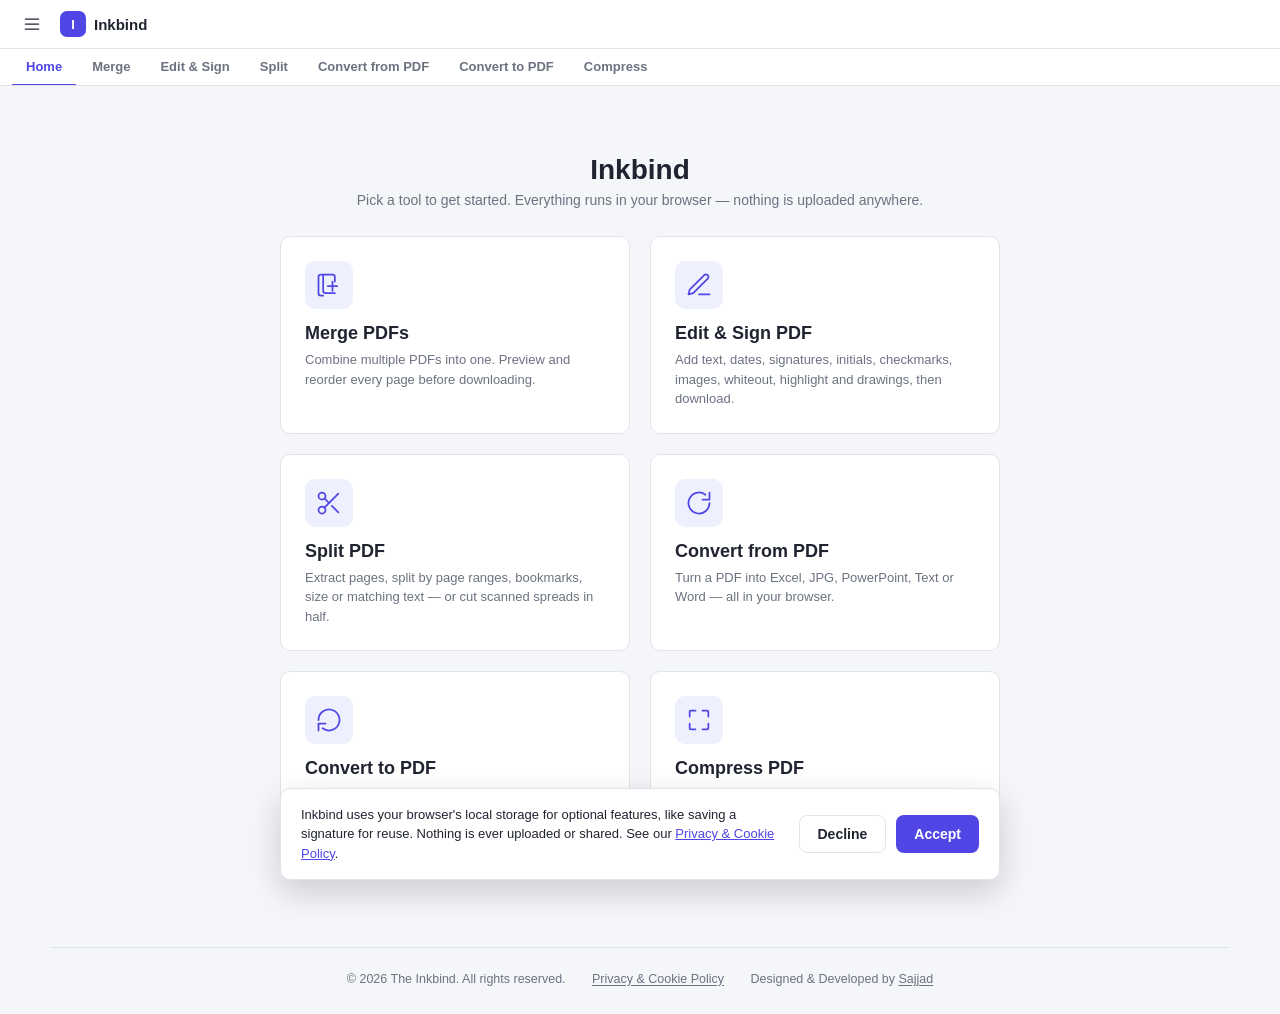
<file: index.html>
<!DOCTYPE html>
<html lang="en">
<head>
<meta charset="UTF-8">
<meta name="viewport" content="width=device-width, initial-scale=1.0">
<title>Inkbind</title>
<link rel="icon" type="image/png" href="icon.png">
<link rel="stylesheet" href="style.css">
</head>
<body>
  <header class="site-topbar">
    <div class="site-topbar-row">
      <div class="site-menu-wrap">
        <button id="siteMenuBtn" class="site-menu-btn" title="Menu" aria-haspopup="true" aria-expanded="false">
          <svg width="20" height="20" viewBox="0 0 24 24" fill="none" stroke="currentColor" stroke-width="1.5"><path d="M4 6h16M4 12h16M4 18h16" stroke-linecap="round"/></svg>
        </button>
        <div id="siteMenuDropdown" class="site-menu-dropdown" hidden>
          <a href="https://sajjadshahpoor.github.io/Inkbind-Desktop/" target="_blank" rel="noopener noreferrer" class="site-menu-item">Get Desktop App</a>
          <div class="site-menu-sep"></div>
          <button id="menuAboutBtn" class="site-menu-item">About Inkbind</button>
          <a href="privacy.html" class="site-menu-item">Privacy Policy</a>
        </div>
      </div>
      <a class="site-brand" href="index.html">
        <span class="site-brand-mark">I</span> Inkbind
      </a>
    </div>
    <nav class="site-tabs">
      <a class="site-tab active" href="index.html">Home</a>
      <a class="site-tab" href="merge.html">Merge</a>
      <a class="site-tab" href="edit.html">Edit &amp; Sign</a>
      <a class="site-tab" href="split.html">Split</a>
      <a class="site-tab" href="convert.html">Convert from PDF</a>
      <a class="site-tab" href="to-pdf.html">Convert to PDF</a>
      <a class="site-tab" href="compress.html">Compress</a>
    </nav>
  </header>

  <div id="aboutModal" class="modal-overlay" hidden>
    <div class="modal about-modal">
      <div class="modal-header">
        <h2>About Inkbind</h2>
        <button id="aboutModalCloseBtn" class="modal-close" aria-label="Close">&times;</button>
      </div>
      <div class="about-modal-body">
        <div class="about-modal-icon">I</div>
        <p class="about-modal-name">Inkbind</p>
        <p class="about-modal-version">Web</p>
        <p class="about-modal-tagline">Merge, split, convert, compress, edit and sign PDFs, entirely in your browser.</p>
        <p class="about-modal-copyright">&copy; 2026 The Inkbind. All rights reserved.</p>
        <p class="about-modal-credit">Designed &amp; Developed by <a href="https://www.linkedin.com/in/sajjadshahpoor" target="_blank" rel="noopener noreferrer">Sajjad</a></p>
      </div>
      <div class="modal-footer">
        <button id="aboutModalOkBtn" class="btn btn-primary">OK</button>
      </div>
    </div>
  </div>

  <div class="app-main">
  <div class="app">
    <header>
      <h1>Inkbind</h1>
      <p class="subtitle">Pick a tool to get started. Everything runs in your browser — nothing is uploaded anywhere.</p>
    </header>

    <main class="tool-grid">
      <a class="tool-card" href="merge.html">
        <div class="tool-icon">
          <svg width="28" height="28" viewBox="0 0 24 24" fill="none" stroke="currentColor" stroke-width="1.5">
            <path d="M7 3v14a2 2 0 002 2h8M7 3H5a2 2 0 00-2 2v14a2 2 0 002 2h2M7 3h8a2 2 0 012 2v4m-6 4h8m-4-4v8" stroke-linecap="round" stroke-linejoin="round"/>
          </svg>
        </div>
        <h2>Merge PDFs</h2>
        <p>Combine multiple PDFs into one. Preview and reorder every page before downloading.</p>
      </a>

      <a class="tool-card" href="edit.html">
        <div class="tool-icon">
          <svg width="28" height="28" viewBox="0 0 24 24" fill="none" stroke="currentColor" stroke-width="1.5">
            <path d="M12 20h9M16.5 3.5a2.121 2.121 0 013 3L7 19l-4 1 1-4L16.5 3.5z" stroke-linecap="round" stroke-linejoin="round"/>
          </svg>
        </div>
        <h2>Edit &amp; Sign PDF</h2>
        <p>Add text, dates, signatures, initials, checkmarks, images, whiteout, highlight and drawings, then download.</p>
      </a>

      <a class="tool-card" href="split.html">
        <div class="tool-icon">
          <svg width="28" height="28" viewBox="0 0 24 24" fill="none" stroke="currentColor" stroke-width="1.5">
            <circle cx="6" cy="6" r="3"/>
            <circle cx="6" cy="18" r="3"/>
            <line x1="20" y1="4" x2="8.12" y2="15.88" stroke-linecap="round"/>
            <line x1="14.47" y1="14.48" x2="20" y2="20" stroke-linecap="round"/>
            <line x1="8.12" y1="8.12" x2="12" y2="12" stroke-linecap="round"/>
          </svg>
        </div>
        <h2>Split PDF</h2>
        <p>Extract pages, split by page ranges, bookmarks, size or matching text — or cut scanned spreads in half.</p>
      </a>

      <a class="tool-card" href="convert.html">
        <div class="tool-icon">
          <svg width="28" height="28" viewBox="0 0 24 24" fill="none" stroke="currentColor" stroke-width="1.5">
            <path d="M21 12a9 9 0 11-3.5-7.11" stroke-linecap="round" stroke-linejoin="round"/>
            <path d="M21 3v6h-6" stroke-linecap="round" stroke-linejoin="round"/>
          </svg>
        </div>
        <h2>Convert from PDF</h2>
        <p>Turn a PDF into Excel, JPG, PowerPoint, Text or Word — all in your browser.</p>
      </a>

      <a class="tool-card" href="to-pdf.html">
        <div class="tool-icon">
          <svg width="28" height="28" viewBox="0 0 24 24" fill="none" stroke="currentColor" stroke-width="1.5">
            <path d="M3 12a9 9 0 113.5 7.11" stroke-linecap="round" stroke-linejoin="round"/>
            <path d="M3 21v-6h6" stroke-linecap="round" stroke-linejoin="round"/>
          </svg>
        </div>
        <h2>Convert to PDF</h2>
        <p>Turn HTML, JPG/PNG images, or a Word document into a PDF — all in your browser.</p>
      </a>

      <a class="tool-card" href="compress.html">
        <div class="tool-icon">
          <svg width="28" height="28" viewBox="0 0 24 24" fill="none" stroke="currentColor" stroke-width="1.5">
            <path d="M4 9V5a1 1 0 011-1h4M4 15v4a1 1 0 001 1h4M20 9V5a1 1 0 00-1-1h-4M20 15v4a1 1 0 01-1 1h-4" stroke-linecap="round" stroke-linejoin="round"/>
          </svg>
        </div>
        <h2>Compress PDF</h2>
        <p>Shrink a PDF's file size, right in your browser.</p>
      </a>
    </main>

    <footer class="site-footer">
      <p class="footer-line">
        &copy; 2026 The Inkbind. All rights reserved.
        <span class="footer-sep">&middot;</span>
        <a href="privacy.html">Privacy &amp; Cookie Policy</a>
        <span class="footer-sep">&middot;</span>
        Designed &amp; Developed by <a href="https://www.linkedin.com/in/sajjadshahpoor" target="_blank" rel="noopener noreferrer">Sajjad</a>
      </p>
    </footer>
  </div>
  </div>

  <script src="site-menu.js"></script>
  <script src="cookie-consent.js"></script>
</body>
</html>
</file>
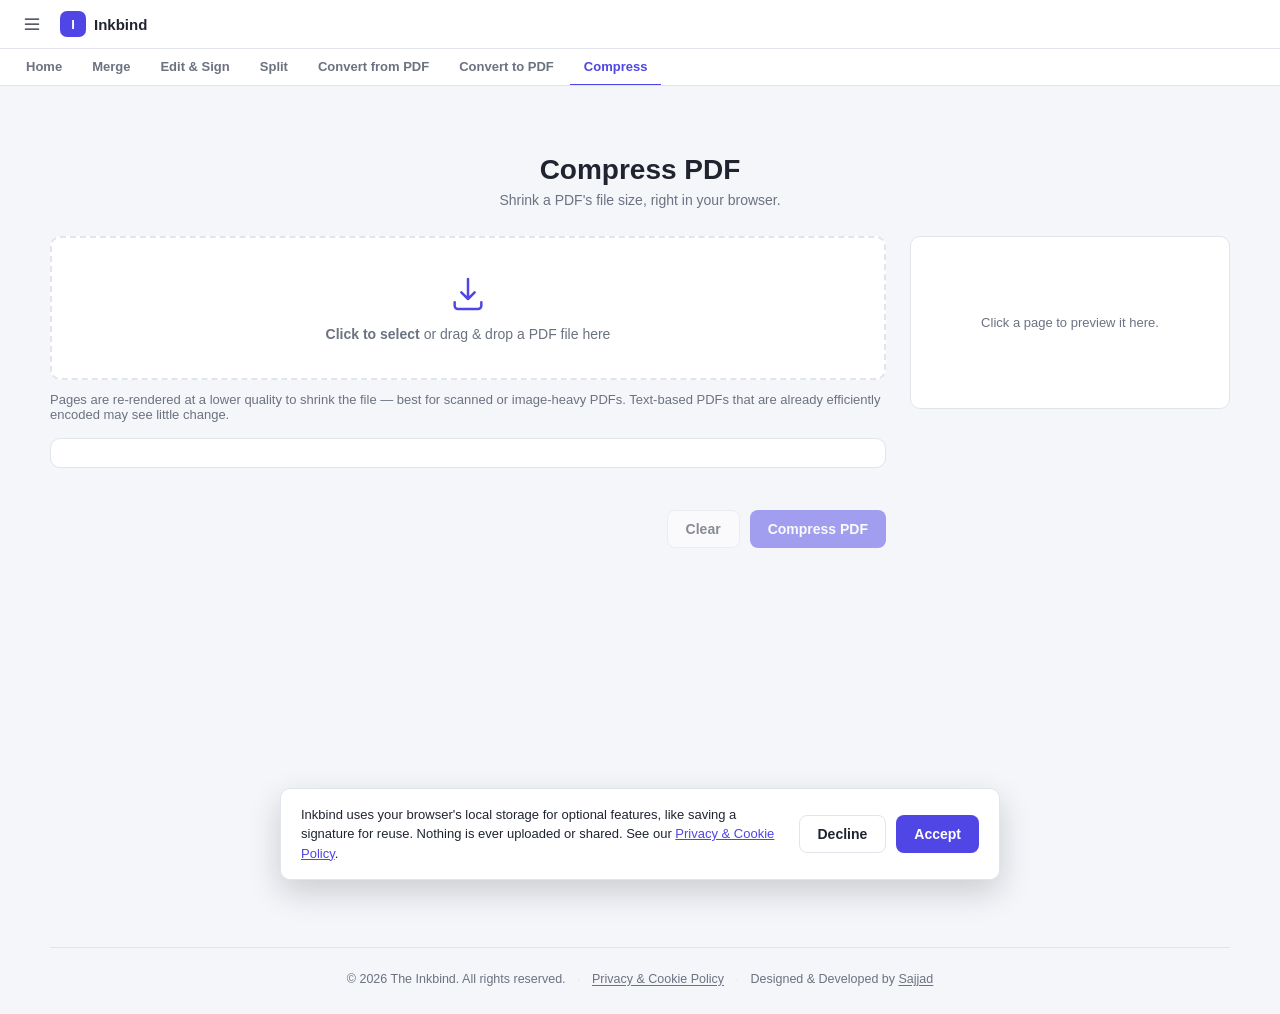
<file: compress.html>
<!DOCTYPE html>
<html lang="en">
<head>
<meta charset="UTF-8">
<meta name="viewport" content="width=device-width, initial-scale=1.0">
<title>Compress PDF – Inkbind</title>
<link rel="icon" type="image/png" href="icon.png">
<link rel="stylesheet" href="style.css">
</head>
<body>
  <header class="site-topbar">
    <div class="site-topbar-row">
      <div class="site-menu-wrap">
        <button id="siteMenuBtn" class="site-menu-btn" title="Menu" aria-haspopup="true" aria-expanded="false">
          <svg width="20" height="20" viewBox="0 0 24 24" fill="none" stroke="currentColor" stroke-width="1.5"><path d="M4 6h16M4 12h16M4 18h16" stroke-linecap="round"/></svg>
        </button>
        <div id="siteMenuDropdown" class="site-menu-dropdown" hidden>
          <a href="https://sajjadshahpoor.github.io/Inkbind-Desktop/" target="_blank" rel="noopener noreferrer" class="site-menu-item">Get Desktop App</a>
          <div class="site-menu-sep"></div>
          <button id="menuAboutBtn" class="site-menu-item">About Inkbind</button>
          <a href="privacy.html" class="site-menu-item">Privacy Policy</a>
        </div>
      </div>
      <a class="site-brand" href="index.html">
        <span class="site-brand-mark">I</span> Inkbind
      </a>
    </div>
    <nav class="site-tabs">
      <a class="site-tab" href="index.html">Home</a>
      <a class="site-tab" href="merge.html">Merge</a>
      <a class="site-tab" href="edit.html">Edit &amp; Sign</a>
      <a class="site-tab" href="split.html">Split</a>
      <a class="site-tab" href="convert.html">Convert from PDF</a>
      <a class="site-tab" href="to-pdf.html">Convert to PDF</a>
      <a class="site-tab active" href="compress.html">Compress</a>
    </nav>
  </header>

  <div id="aboutModal" class="modal-overlay" hidden>
    <div class="modal about-modal">
      <div class="modal-header">
        <h2>About Inkbind</h2>
        <button id="aboutModalCloseBtn" class="modal-close" aria-label="Close">&times;</button>
      </div>
      <div class="about-modal-body">
        <div class="about-modal-icon">I</div>
        <p class="about-modal-name">Inkbind</p>
        <p class="about-modal-version">Web</p>
        <p class="about-modal-tagline">Merge, split, convert, compress, edit and sign PDFs, entirely in your browser.</p>
        <p class="about-modal-copyright">&copy; 2026 The Inkbind. All rights reserved.</p>
        <p class="about-modal-credit">Designed &amp; Developed by <a href="https://www.linkedin.com/in/sajjadshahpoor" target="_blank" rel="noopener noreferrer">Sajjad</a></p>
      </div>
      <div class="modal-footer">
        <button id="aboutModalOkBtn" class="btn btn-primary">OK</button>
      </div>
    </div>
  </div>

  <div class="app-main">
  <div class="app">
    <header>
      <h1>Compress PDF</h1>
      <p class="subtitle">Shrink a PDF's file size, right in your browser.</p>
    </header>

    <main class="workspace">
      <div class="grid-column">
        <div id="dropzone" class="dropzone">
          <input type="file" id="fileInput" accept="application/pdf" hidden>
          <div class="dropzone-content">
            <svg width="40" height="40" viewBox="0 0 24 24" fill="none" stroke="currentColor" stroke-width="1.5">
              <path d="M12 3v12m0 0l-4-4m4 4l4-4M4 17v2a2 2 0 002 2h12a2 2 0 002-2v-2" stroke-linecap="round" stroke-linejoin="round"/>
            </svg>
            <p><strong>Click to select</strong> or drag &amp; drop a PDF file here</p>
          </div>
        </div>

        <p id="modeHelp" class="mode-help">Pages are re-rendered at a lower quality to shrink the file — best for scanned or image-heavy PDFs. Text-based PDFs that are already efficiently encoded may see little change.</p>

        <div id="modeOptions" class="mode-options" hidden></div>

        <div id="pageGrid" class="page-grid"></div>

        <div class="actions">
          <button id="clearBtn" class="btn btn-secondary" disabled>Clear</button>
          <button id="actionBtn" class="btn btn-primary" disabled>Compress PDF</button>
        </div>

        <p id="status" class="status"></p>
      </div>

      <aside id="previewPanel" class="preview-panel">
        <p id="previewEmpty" class="preview-empty">Click a page to preview it here.</p>
        <div id="previewContent" class="preview-content" hidden>
          <div id="previewCanvasWrap" class="preview-canvas-wrap">
            <div id="previewSpinner" class="spinner" hidden></div>
            <img id="previewImg" alt="Page preview">
            <div id="magnifierGlass" class="magnifier-glass" hidden></div>
          </div>
          <p id="previewMeta" class="preview-meta"></p>
        </div>
      </aside>
    </main>

    <footer class="site-footer">
      <p class="footer-line">
        &copy; 2026 The Inkbind. All rights reserved.
        <span class="footer-sep">&middot;</span>
        <a href="privacy.html">Privacy &amp; Cookie Policy</a>
        <span class="footer-sep">&middot;</span>
        Designed &amp; Developed by <a href="https://www.linkedin.com/in/sajjadshahpoor" target="_blank" rel="noopener noreferrer">Sajjad</a>
      </p>
    </footer>
  </div>
  </div>

  <div id="resultModal" class="modal-overlay" hidden>
    <div class="modal">
      <div class="modal-header">
        <h2>Compression result</h2>
        <button id="resultModalCloseBtn" class="modal-close" aria-label="Close">&times;</button>
      </div>
      <p id="resultModalSubtitle" class="modal-subtitle">Check every page before downloading. Go back if something looks wrong.</p>
      <div id="resultGrid" class="page-grid modal-grid"></div>
      <div class="modal-footer">
        <button id="resultModalBackBtn" class="btn btn-secondary">Back to editing</button>
        <button id="resultModalDownloadBtn" class="btn btn-primary">Download PDF</button>
      </div>
    </div>
  </div>

  <script src="lib/pdf-lib.min.js"></script>
  <script src="lib/pdf.min.js"></script>
  <script src="compress.js"></script>
  <script src="site-menu.js"></script>
  <script src="cookie-consent.js"></script>
</body>
</html>
</file>
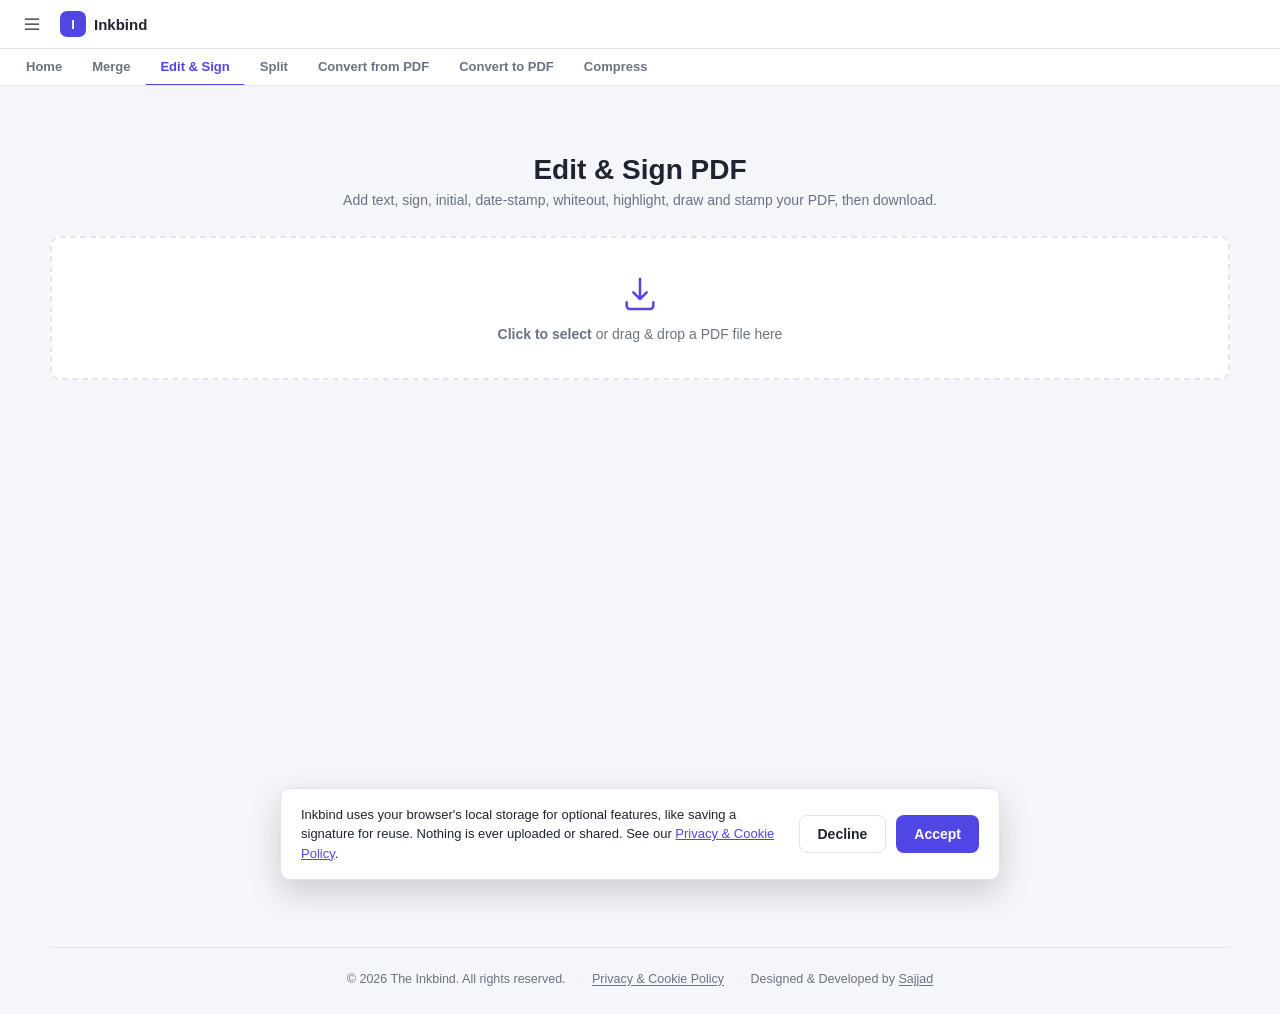
<file: edit.html>
<!DOCTYPE html>
<html lang="en">
<head>
<meta charset="UTF-8">
<meta name="viewport" content="width=device-width, initial-scale=1.0">
<title>Edit &amp; Sign PDF – Inkbind</title>
<link rel="icon" type="image/png" href="icon.png">
<link rel="stylesheet" href="style.css">
</head>
<body>
  <header class="site-topbar">
    <div class="site-topbar-row">
      <div class="site-menu-wrap">
        <button id="siteMenuBtn" class="site-menu-btn" title="Menu" aria-haspopup="true" aria-expanded="false">
          <svg width="20" height="20" viewBox="0 0 24 24" fill="none" stroke="currentColor" stroke-width="1.5"><path d="M4 6h16M4 12h16M4 18h16" stroke-linecap="round"/></svg>
        </button>
        <div id="siteMenuDropdown" class="site-menu-dropdown" hidden>
          <a href="https://sajjadshahpoor.github.io/Inkbind-Desktop/" target="_blank" rel="noopener noreferrer" class="site-menu-item">Get Desktop App</a>
          <div class="site-menu-sep"></div>
          <button id="menuAboutBtn" class="site-menu-item">About Inkbind</button>
          <a href="privacy.html" class="site-menu-item">Privacy Policy</a>
        </div>
      </div>
      <a class="site-brand" href="index.html">
        <span class="site-brand-mark">I</span> Inkbind
      </a>
    </div>
    <nav class="site-tabs">
      <a class="site-tab" href="index.html">Home</a>
      <a class="site-tab" href="merge.html">Merge</a>
      <a class="site-tab active" href="edit.html">Edit &amp; Sign</a>
      <a class="site-tab" href="split.html">Split</a>
      <a class="site-tab" href="convert.html">Convert from PDF</a>
      <a class="site-tab" href="to-pdf.html">Convert to PDF</a>
      <a class="site-tab" href="compress.html">Compress</a>
    </nav>
  </header>

  <div id="aboutModal" class="modal-overlay" hidden>
    <div class="modal about-modal">
      <div class="modal-header">
        <h2>About Inkbind</h2>
        <button id="aboutModalCloseBtn" class="modal-close" aria-label="Close">&times;</button>
      </div>
      <div class="about-modal-body">
        <div class="about-modal-icon">I</div>
        <p class="about-modal-name">Inkbind</p>
        <p class="about-modal-version">Web</p>
        <p class="about-modal-tagline">Merge, split, convert, compress, edit and sign PDFs, entirely in your browser.</p>
        <p class="about-modal-copyright">&copy; 2026 The Inkbind. All rights reserved.</p>
        <p class="about-modal-credit">Designed &amp; Developed by <a href="https://www.linkedin.com/in/sajjadshahpoor" target="_blank" rel="noopener noreferrer">Sajjad</a></p>
      </div>
      <div class="modal-footer">
        <button id="aboutModalOkBtn" class="btn btn-primary">OK</button>
      </div>
    </div>
  </div>

  <div class="app-main">
  <div class="app editor-app">
    <header>
      <h1>Edit &amp; Sign PDF</h1>
      <p class="subtitle">Add text, sign, initial, date-stamp, whiteout, highlight, draw and stamp your PDF, then download.</p>
    </header>

    <div id="editorUpload" class="dropzone">
      <input type="file" id="editorFileInput" accept="application/pdf" hidden>
      <div class="dropzone-content">
        <svg width="40" height="40" viewBox="0 0 24 24" fill="none" stroke="currentColor" stroke-width="1.5">
          <path d="M12 3v12m0 0l-4-4m4 4l4-4M4 17v2a2 2 0 002 2h12a2 2 0 002-2v-2" stroke-linecap="round" stroke-linejoin="round"/>
        </svg>
        <p><strong>Click to select</strong> or drag &amp; drop a PDF file here</p>
      </div>
    </div>

    <div id="editorWorkspace" class="editor-workspace" hidden>
      <div class="editor-mini-topbar">
        <button id="editorToggleBtn" class="toolbar-toggle-btn primary-cta">Edit</button>
        <div class="editor-mini-topbar-spacer"></div>
        <button id="viewerPrintBtn" class="btn btn-secondary">Print</button>
        <button id="viewerDownloadBtn" class="btn btn-primary">Download PDF</button>
      </div>

      <div class="mode-tabs">
        <button class="mode-tab active" data-mode="edit">Edit</button>
        <button class="mode-tab" data-mode="fillsign">Fill &amp; Sign</button>
        <button class="mode-tab" data-mode="forms">Forms</button>
        <button class="mode-tab" data-mode="deletepages">Pages</button>
      </div>

      <div id="canvasToolbar" class="editor-toolbar">
        <div class="toolbar-group">
          <button id="toolSelect" class="tool-btn active" data-tool="select" title="Select, move, or click existing text to edit it">Select</button>
        </div>

        <div class="toolbar-sep"></div>

        <div class="toolbar-group" data-modes="edit">
          <button class="tool-btn" data-tool="text" title="Click a page to add text">+ Text</button>
          <button class="tool-btn" data-tool="whiteout" title="Drag over content to cover it">Whiteout</button>
          <button class="tool-btn" data-tool="highlight" title="Drag over content to highlight it">Highlight</button>
          <button class="tool-btn" data-tool="image" title="Insert an image">Image</button>
        </div>

        <div class="toolbar-group" data-modes="edit">
          <button class="tool-btn" data-tool="draw" title="Freehand drawing">Draw</button>
          <button class="tool-btn" data-tool="line" title="Drag to draw a straight line">Line</button>
          <button class="tool-btn" data-tool="arrow" title="Drag to draw an arrow">Arrow</button>
        </div>

        <div class="toolbar-group" data-modes="fillsign">
          <button class="tool-btn" data-tool="text" title="Click a page to add text">+ Text</button>
          <button class="tool-btn" data-tool="date" title="Click a page to add today's date">Date</button>
        </div>

        <div class="toolbar-group" data-modes="fillsign">
          <button id="toolSignature" class="tool-btn" data-tool="signature" title="Add your signature">Signature</button>
          <button id="toolInitials" class="tool-btn" data-tool="initials" title="Add your initials">Initials</button>
        </div>

        <div class="toolbar-group" data-modes="fillsign">
          <button class="tool-btn" data-tool="checkmark" title="Click a page to add a checkmark">Checkmark</button>
          <button class="tool-btn" data-tool="cross" title="Click a page to add a cross">Cross</button>
        </div>

        <div class="toolbar-group" data-modes="forms">
          <button class="tool-btn" data-tool="formtext" title="Click a page to add a fillable text field">Text Field</button>
          <button class="tool-btn" data-tool="formcheckbox" title="Click a page to add a fillable checkbox">Checkbox</button>
        </div>

        <div class="toolbar-sep"></div>

        <div class="toolbar-group format-group">
          <label class="toolbar-field" id="fontFamilyField">Font
            <select id="fontFamilyInput" disabled>
              <option value="helvetica">Helvetica</option>
              <option value="times">Times</option>
              <option value="courier">Courier</option>
            </select>
          </label>
          <label class="toolbar-field" id="fontSizeField">Size
            <input id="fontSizeInput" type="number" min="6" max="120" value="16" disabled>
          </label>
          <div class="toolbar-field" id="fontStyleField">
            <button type="button" id="boldToggleBtn" class="style-toggle-btn" disabled title="Bold"><strong>B</strong></button>
            <button type="button" id="italicToggleBtn" class="style-toggle-btn" disabled title="Italic"><em>I</em></button>
          </div>
          <label class="toolbar-field" id="strokeWidthField">Width
            <input id="strokeWidthInput" type="number" min="1" max="30" value="3" disabled>
          </label>
          <label class="toolbar-field" id="colorField">Color
            <input id="colorInput" type="color" value="#1f2430" disabled>
          </label>
          <label class="toolbar-field" id="dateFormatField" hidden>Format
            <select id="dateFormatInput">
              <option value="MM/DD/YYYY">MM/DD/YYYY</option>
              <option value="DD/MM/YYYY">DD/MM/YYYY</option>
              <option value="YYYY-MM-DD">YYYY-MM-DD</option>
              <option value="Month D, YYYY">Month D, YYYY</option>
            </select>
          </label>
        </div>

        <button id="deleteObjectBtn" class="btn btn-secondary" disabled>Delete</button>
        <button id="undoBtn" class="btn btn-secondary" disabled title="Undo">&#8630;</button>
        <button id="redoBtn" class="btn btn-secondary" disabled title="Redo">&#8631;</button>

        <div class="toolbar-spacer"></div>

        <button id="editorClearBtn" class="btn btn-secondary">Start over</button>
        <button id="editorPrintBtn" class="btn btn-secondary">Print</button>
        <button id="editorDownloadBtn" class="btn btn-primary">Download PDF</button>
      </div>

      <div class="canvas-area">
        <div id="pagesContainer" class="pages-container"></div>
        <div class="zoom-dock">
          <span id="pageIndicator" class="page-indicator">0 / 0</span>
          <button id="pagePrevBtn" class="icon-btn" title="Previous page">&uarr;</button>
          <button id="pageNextBtn" class="icon-btn" title="Next page">&darr;</button>
          <div class="zoom-dock-sep"></div>
          <button id="zoomOutBtn" class="icon-btn" title="Zoom out">&minus;</button>
          <select id="zoomSelect" class="zoom-select" title="Zoom level">
            <option value="50">50%</option>
            <option value="75">75%</option>
            <option value="100" selected>100%</option>
            <option value="125">125%</option>
            <option value="150">150%</option>
            <option value="175">175%</option>
            <option value="200">200%</option>
            <option value="fit">Fit width</option>
            <option value="custom" hidden>Custom</option>
          </select>
          <button id="zoomInBtn" class="icon-btn" title="Zoom in">+</button>
        </div>
      </div>

      <div id="deletePagesView" class="delete-pages-view" hidden>
        <p class="delete-pages-hint">Click a page to mark it for deletion, then confirm below. This clears any edits, signatures, or fields you've placed.</p>
        <div id="deletePagesGrid" class="page-grid"></div>
        <div class="delete-pages-actions">
          <span id="deletePagesCount" class="delete-pages-count">0 pages selected</span>
          <button id="deletePagesBtn" class="btn btn-danger" disabled>Delete selected pages</button>
        </div>
      </div>
    </div>

    <p id="editorStatus" class="status"></p>

    <footer class="site-footer">
      <p class="footer-line">
        &copy; 2026 The Inkbind. All rights reserved.
        <span class="footer-sep">&middot;</span>
        <a href="privacy.html">Privacy &amp; Cookie Policy</a>
        <span class="footer-sep">&middot;</span>
        Designed &amp; Developed by <a href="https://www.linkedin.com/in/sajjadshahpoor" target="_blank" rel="noopener noreferrer">Sajjad</a>
      </p>
    </footer>
  </div>
  </div>

  <input type="file" id="imageFileInput" accept="image/png,image/jpeg" hidden>

  <div id="signModal" class="modal-overlay" hidden>
    <div class="modal sign-modal">
      <div class="modal-header">
        <h2 id="signModalTitle">Add your signature</h2>
        <button id="signModalCloseBtn" class="modal-close" aria-label="Close">&times;</button>
      </div>

      <div class="sign-tabs">
        <button class="sign-tab active" data-tab="draw">Draw</button>
        <button class="sign-tab" data-tab="type">Type</button>
        <button class="sign-tab" data-tab="upload">Upload</button>
      </div>

      <div class="sign-panel" data-panel="draw">
        <canvas id="signDrawCanvas" width="600" height="200"></canvas>
        <div class="sign-panel-actions">
          <label class="toolbar-field">Ink
            <input id="signDrawColor" type="color" value="#1f2430">
          </label>
          <button id="signDrawClearBtn" class="btn btn-secondary">Clear</button>
        </div>
      </div>

      <div class="sign-panel" data-panel="type" hidden>
        <input id="signTypeInput" type="text" placeholder="Type your name" maxlength="60">
        <div class="sign-type-fonts">
          <button class="sign-font-btn active" data-font="'Segoe Script','Bradley Hand',cursive" title="Style 1">Style 1</button>
          <button class="sign-font-btn" data-font="'Lucida Handwriting','Brush Script MT',cursive" title="Style 2">Style 2</button>
          <button class="sign-font-btn" data-font="'Monotype Corsiva','Comic Sans MS',cursive" title="Style 3">Style 3</button>
        </div>
        <div id="signTypePreview" class="sign-type-preview"></div>
        <label class="toolbar-field">Ink
          <input id="signTypeColor" type="color" value="#1f2430">
        </label>
      </div>

      <div class="sign-panel" data-panel="upload" hidden>
        <div id="signUploadDrop" class="dropzone sign-upload-drop">
          <input type="file" id="signUploadInput" accept="image/png,image/jpeg" hidden>
          <div class="dropzone-content">
            <p><strong>Click to select</strong> or drag &amp; drop an image</p>
          </div>
        </div>
        <img id="signUploadPreview" class="sign-upload-preview" hidden>
      </div>

      <div id="savedSignatures" class="saved-signatures" hidden>
        <p class="saved-signatures-label">Saved</p>
        <div id="savedSignaturesList" class="saved-signatures-list"></div>
      </div>

      <div class="modal-footer">
        <label class="toolbar-field save-sig-field">
          <input type="checkbox" id="saveSignatureCheck" checked>
          Save for reuse
        </label>
        <button id="signModalCancelBtn" class="btn btn-secondary">Cancel</button>
        <button id="signModalInsertBtn" class="btn btn-primary">Insert</button>
      </div>
    </div>
  </div>

  <script src="lib/pdf-lib.min.js"></script>
  <script src="lib/pdf.min.js"></script>
  <script src="desktop-save.js"></script>
  <script src="pdf-print.js"></script>
  <script src="edit.js"></script>
  <script src="site-menu.js"></script>
  <script src="cookie-consent.js"></script>
</body>
</html>
</file>
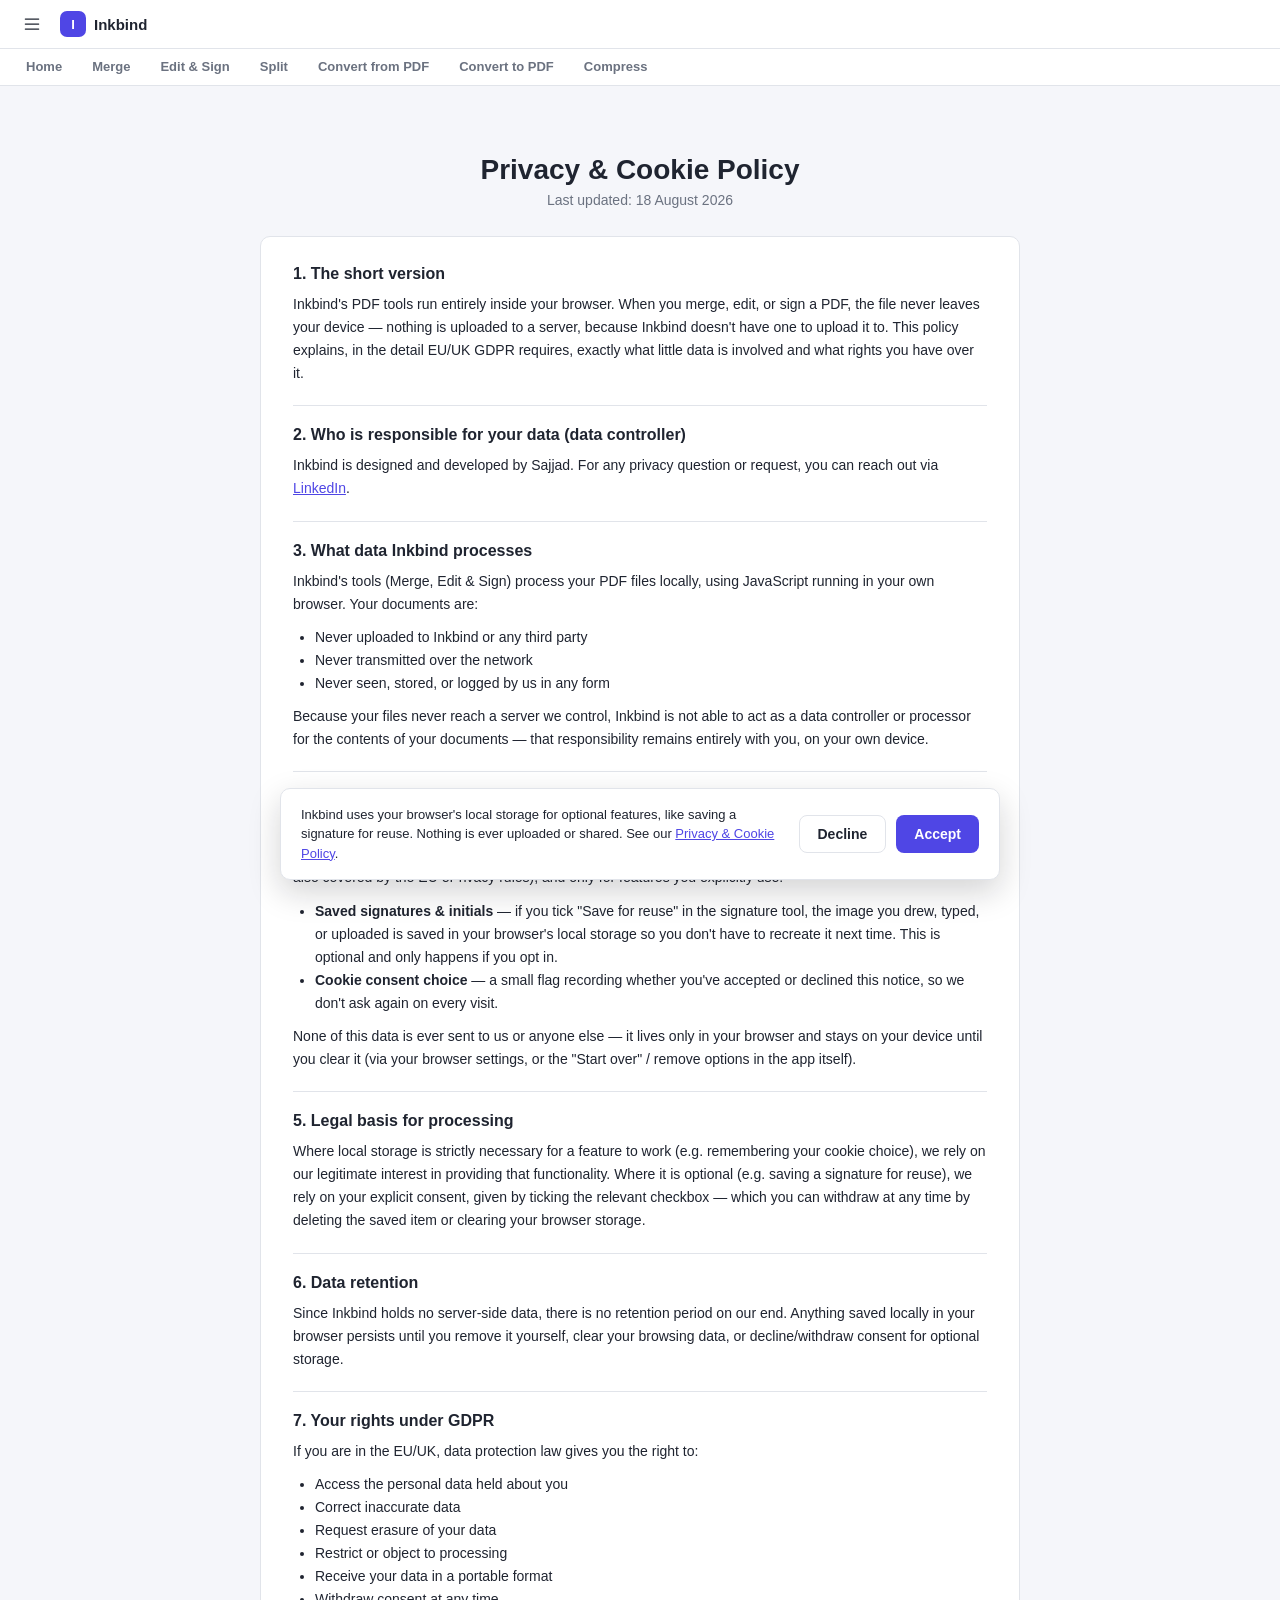
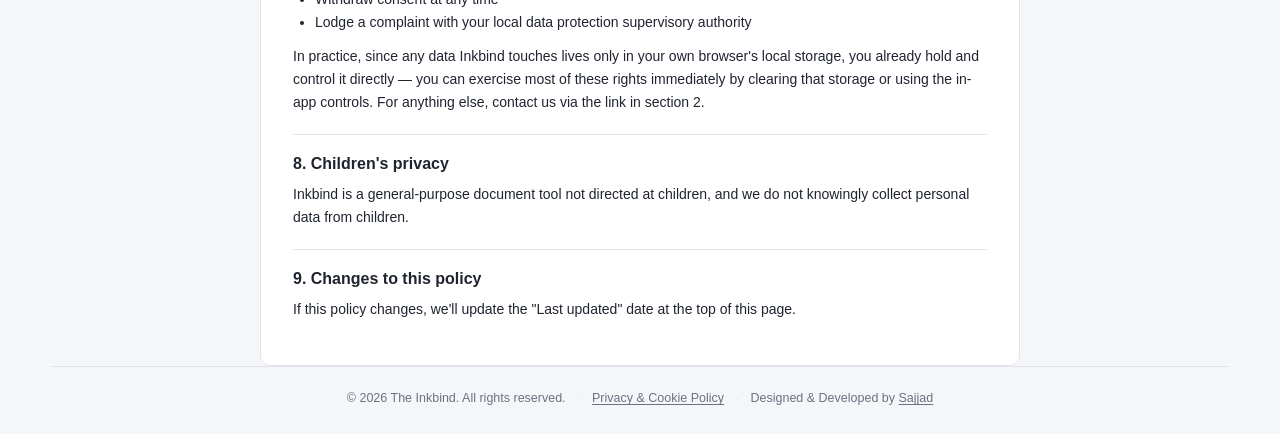
<file: privacy.html>
<!DOCTYPE html>
<html lang="en">
<head>
<meta charset="UTF-8">
<meta name="viewport" content="width=device-width, initial-scale=1.0">
<title>Privacy &amp; Cookie Policy – Inkbind</title>
<link rel="icon" type="image/png" href="icon.png">
<link rel="stylesheet" href="style.css">
</head>
<body>
  <header class="site-topbar">
    <div class="site-topbar-row">
      <div class="site-menu-wrap">
        <button id="siteMenuBtn" class="site-menu-btn" title="Menu" aria-haspopup="true" aria-expanded="false">
          <svg width="20" height="20" viewBox="0 0 24 24" fill="none" stroke="currentColor" stroke-width="1.5"><path d="M4 6h16M4 12h16M4 18h16" stroke-linecap="round"/></svg>
        </button>
        <div id="siteMenuDropdown" class="site-menu-dropdown" hidden>
          <a href="https://sajjadshahpoor.github.io/Inkbind-Desktop/" target="_blank" rel="noopener noreferrer" class="site-menu-item">Get Desktop App</a>
          <div class="site-menu-sep"></div>
          <button id="menuAboutBtn" class="site-menu-item">About Inkbind</button>
          <a href="privacy.html" class="site-menu-item">Privacy Policy</a>
        </div>
      </div>
      <a class="site-brand" href="index.html">
        <span class="site-brand-mark">I</span> Inkbind
      </a>
    </div>
    <nav class="site-tabs">
      <a class="site-tab" href="index.html">Home</a>
      <a class="site-tab" href="merge.html">Merge</a>
      <a class="site-tab" href="edit.html">Edit &amp; Sign</a>
      <a class="site-tab" href="split.html">Split</a>
      <a class="site-tab" href="convert.html">Convert from PDF</a>
      <a class="site-tab" href="to-pdf.html">Convert to PDF</a>
      <a class="site-tab" href="compress.html">Compress</a>
    </nav>
  </header>

  <div id="aboutModal" class="modal-overlay" hidden>
    <div class="modal about-modal">
      <div class="modal-header">
        <h2>About Inkbind</h2>
        <button id="aboutModalCloseBtn" class="modal-close" aria-label="Close">&times;</button>
      </div>
      <div class="about-modal-body">
        <div class="about-modal-icon">I</div>
        <p class="about-modal-name">Inkbind</p>
        <p class="about-modal-version">Web</p>
        <p class="about-modal-tagline">Merge, split, convert, compress, edit and sign PDFs, entirely in your browser.</p>
        <p class="about-modal-copyright">&copy; 2026 The Inkbind. All rights reserved.</p>
        <p class="about-modal-credit">Designed &amp; Developed by <a href="https://www.linkedin.com/in/sajjadshahpoor" target="_blank" rel="noopener noreferrer">Sajjad</a></p>
      </div>
      <div class="modal-footer">
        <button id="aboutModalOkBtn" class="btn btn-primary">OK</button>
      </div>
    </div>
  </div>

  <div class="app-main">
  <div class="app">
    <header>
      <h1>Privacy &amp; Cookie Policy</h1>
      <p class="subtitle">Last updated: 18 August 2026</p>
    </header>

    <main class="policy">
      <section>
        <h2>1. The short version</h2>
        <p>Inkbind's PDF tools run entirely inside your browser. When you merge, edit, or sign a PDF, the file never leaves your device — nothing is uploaded to a server, because Inkbind doesn't have one to upload it to. This policy explains, in the detail EU/UK GDPR requires, exactly what little data is involved and what rights you have over it.</p>
      </section>

      <section>
        <h2>2. Who is responsible for your data (data controller)</h2>
        <p>Inkbind is designed and developed by Sajjad. For any privacy question or request, you can reach out via <a href="https://www.linkedin.com/in/sajjadshahpoor" target="_blank" rel="noopener noreferrer">LinkedIn</a>.</p>
      </section>

      <section>
        <h2>3. What data Inkbind processes</h2>
        <p>Inkbind's tools (Merge, Edit &amp; Sign) process your PDF files locally, using JavaScript running in your own browser. Your documents are:</p>
        <ul>
          <li>Never uploaded to Inkbind or any third party</li>
          <li>Never transmitted over the network</li>
          <li>Never seen, stored, or logged by us in any form</li>
        </ul>
        <p>Because your files never reach a server we control, Inkbind is not able to act as a data controller or processor for the contents of your documents — that responsibility remains entirely with you, on your own device.</p>
      </section>

      <section>
        <h2>4. Local storage &amp; cookies</h2>
        <p>Inkbind does not use tracking cookies, advertising cookies, or third-party analytics of any kind. The only information saved on your device is stored using your browser's <strong>local storage</strong> (a technology similar to cookies, also covered by the EU ePrivacy rules), and only for features you explicitly use:</p>
        <ul>
          <li><strong>Saved signatures &amp; initials</strong> — if you tick "Save for reuse" in the signature tool, the image you drew, typed, or uploaded is saved in your browser's local storage so you don't have to recreate it next time. This is optional and only happens if you opt in.</li>
          <li><strong>Cookie consent choice</strong> — a small flag recording whether you've accepted or declined this notice, so we don't ask again on every visit.</li>
        </ul>
        <p>None of this data is ever sent to us or anyone else — it lives only in your browser and stays on your device until you clear it (via your browser settings, or the "Start over" / remove options in the app itself).</p>
      </section>

      <section>
        <h2>5. Legal basis for processing</h2>
        <p>Where local storage is strictly necessary for a feature to work (e.g. remembering your cookie choice), we rely on our legitimate interest in providing that functionality. Where it is optional (e.g. saving a signature for reuse), we rely on your explicit consent, given by ticking the relevant checkbox — which you can withdraw at any time by deleting the saved item or clearing your browser storage.</p>
      </section>

      <section>
        <h2>6. Data retention</h2>
        <p>Since Inkbind holds no server-side data, there is no retention period on our end. Anything saved locally in your browser persists until you remove it yourself, clear your browsing data, or decline/withdraw consent for optional storage.</p>
      </section>

      <section>
        <h2>7. Your rights under GDPR</h2>
        <p>If you are in the EU/UK, data protection law gives you the right to:</p>
        <ul>
          <li>Access the personal data held about you</li>
          <li>Correct inaccurate data</li>
          <li>Request erasure of your data</li>
          <li>Restrict or object to processing</li>
          <li>Receive your data in a portable format</li>
          <li>Withdraw consent at any time</li>
          <li>Lodge a complaint with your local data protection supervisory authority</li>
        </ul>
        <p>In practice, since any data Inkbind touches lives only in your own browser's local storage, you already hold and control it directly — you can exercise most of these rights immediately by clearing that storage or using the in-app controls. For anything else, contact us via the link in section 2.</p>
      </section>

      <section>
        <h2>8. Children's privacy</h2>
        <p>Inkbind is a general-purpose document tool not directed at children, and we do not knowingly collect personal data from children.</p>
      </section>

      <section>
        <h2>9. Changes to this policy</h2>
        <p>If this policy changes, we'll update the "Last updated" date at the top of this page.</p>
      </section>
    </main>

    <footer class="site-footer">
      <p class="footer-line">
        &copy; 2026 The Inkbind. All rights reserved.
        <span class="footer-sep">&middot;</span>
        <a href="privacy.html">Privacy &amp; Cookie Policy</a>
        <span class="footer-sep">&middot;</span>
        Designed &amp; Developed by <a href="https://www.linkedin.com/in/sajjadshahpoor" target="_blank" rel="noopener noreferrer">Sajjad</a>
      </p>
    </footer>
  </div>
  </div>

  <script src="site-menu.js"></script>
  <script src="cookie-consent.js"></script>
</body>
</html>
</file>
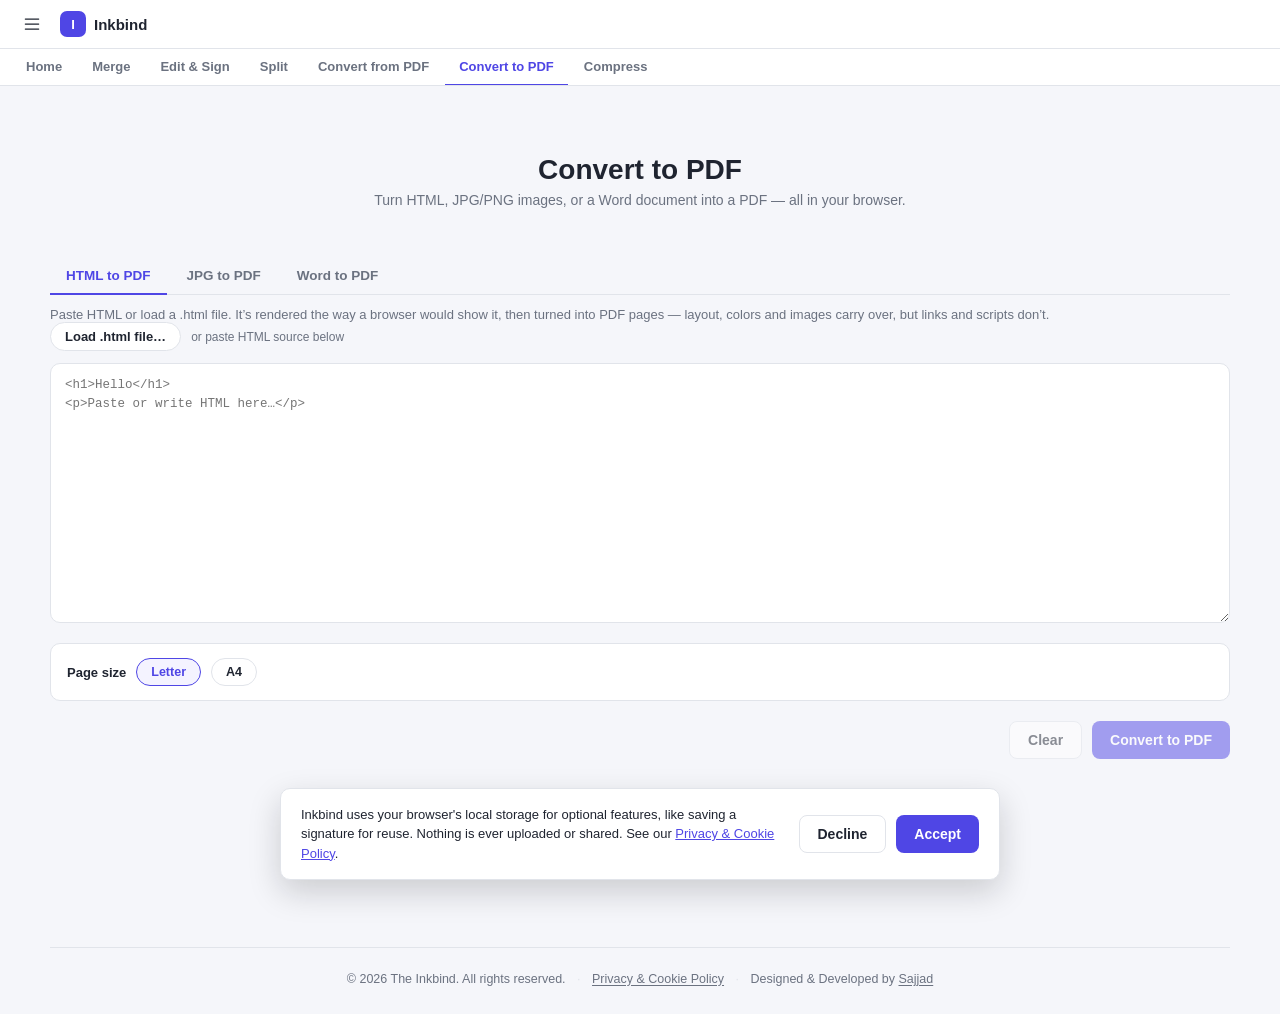
<file: to-pdf.html>
<!DOCTYPE html>
<html lang="en">
<head>
<meta charset="UTF-8">
<meta name="viewport" content="width=device-width, initial-scale=1.0">
<title>Convert to PDF – Inkbind</title>
<link rel="icon" type="image/png" href="icon.png">
<link rel="stylesheet" href="style.css">
</head>
<body>
  <header class="site-topbar">
    <div class="site-topbar-row">
      <div class="site-menu-wrap">
        <button id="siteMenuBtn" class="site-menu-btn" title="Menu" aria-haspopup="true" aria-expanded="false">
          <svg width="20" height="20" viewBox="0 0 24 24" fill="none" stroke="currentColor" stroke-width="1.5"><path d="M4 6h16M4 12h16M4 18h16" stroke-linecap="round"/></svg>
        </button>
        <div id="siteMenuDropdown" class="site-menu-dropdown" hidden>
          <a href="https://sajjadshahpoor.github.io/Inkbind-Desktop/" target="_blank" rel="noopener noreferrer" class="site-menu-item">Get Desktop App</a>
          <div class="site-menu-sep"></div>
          <button id="menuAboutBtn" class="site-menu-item">About Inkbind</button>
          <a href="privacy.html" class="site-menu-item">Privacy Policy</a>
        </div>
      </div>
      <a class="site-brand" href="index.html">
        <span class="site-brand-mark">I</span> Inkbind
      </a>
    </div>
    <nav class="site-tabs">
      <a class="site-tab" href="index.html">Home</a>
      <a class="site-tab" href="merge.html">Merge</a>
      <a class="site-tab" href="edit.html">Edit &amp; Sign</a>
      <a class="site-tab" href="split.html">Split</a>
      <a class="site-tab" href="convert.html">Convert from PDF</a>
      <a class="site-tab active" href="to-pdf.html">Convert to PDF</a>
      <a class="site-tab" href="compress.html">Compress</a>
    </nav>
  </header>

  <div id="aboutModal" class="modal-overlay" hidden>
    <div class="modal about-modal">
      <div class="modal-header">
        <h2>About Inkbind</h2>
        <button id="aboutModalCloseBtn" class="modal-close" aria-label="Close">&times;</button>
      </div>
      <div class="about-modal-body">
        <div class="about-modal-icon">I</div>
        <p class="about-modal-name">Inkbind</p>
        <p class="about-modal-version">Web</p>
        <p class="about-modal-tagline">Merge, split, convert, compress, edit and sign PDFs, entirely in your browser.</p>
        <p class="about-modal-copyright">&copy; 2026 The Inkbind. All rights reserved.</p>
        <p class="about-modal-credit">Designed &amp; Developed by <a href="https://www.linkedin.com/in/sajjadshahpoor" target="_blank" rel="noopener noreferrer">Sajjad</a></p>
      </div>
      <div class="modal-footer">
        <button id="aboutModalOkBtn" class="btn btn-primary">OK</button>
      </div>
    </div>
  </div>

  <div class="app-main">
  <div class="app">
    <header>
      <h1>Convert to PDF</h1>
      <p class="subtitle">Turn HTML, JPG/PNG images, or a Word document into a PDF — all in your browser.</p>
    </header>

    <main class="workspace">
      <div class="grid-column">
        <div class="mode-tabs">
          <button class="mode-tab active" data-mode="html">HTML to PDF</button>
          <button class="mode-tab" data-mode="jpg">JPG to PDF</button>
          <button class="mode-tab" data-mode="word">Word to PDF</button>
        </div>

        <p id="modeHelp" class="mode-help"></p>

        <div id="panelHtml" class="mode-panel">
          <div class="field-row">
            <label for="htmlFileInput" class="btn-chip">Load .html file&hellip;</label>
            <input type="file" id="htmlFileInput" accept=".html,text/html" hidden>
            <span class="field-hint">or paste HTML source below</span>
          </div>
          <textarea id="htmlTextarea" class="html-textarea" placeholder="<h1>Hello</h1>&#10;<p>Paste or write HTML here&hellip;</p>"></textarea>
        </div>

        <div id="panelJpg" class="mode-panel" hidden>
          <div id="jpgDropzone" class="dropzone">
            <input type="file" id="jpgFileInput" accept="image/jpeg,image/png" multiple hidden>
            <div class="dropzone-content">
              <svg width="40" height="40" viewBox="0 0 24 24" fill="none" stroke="currentColor" stroke-width="1.5">
                <path d="M12 3v12m0 0l-4-4m4 4l4-4M4 17v2a2 2 0 002 2h12a2 2 0 002-2v-2" stroke-linecap="round" stroke-linejoin="round"/>
              </svg>
              <p><strong>Click to select</strong> or drag &amp; drop JPG/PNG images here</p>
            </div>
          </div>
          <div id="jpgFileList" class="page-grid"></div>
        </div>

        <div id="panelWord" class="mode-panel" hidden>
          <div id="wordDropzone" class="dropzone">
            <input type="file" id="wordFileInput" accept=".docx" hidden>
            <div class="dropzone-content">
              <svg width="40" height="40" viewBox="0 0 24 24" fill="none" stroke="currentColor" stroke-width="1.5">
                <path d="M12 3v12m0 0l-4-4m4 4l4-4M4 17v2a2 2 0 002 2h12a2 2 0 002-2v-2" stroke-linecap="round" stroke-linejoin="round"/>
              </svg>
              <p><strong>Click to select</strong> or drag &amp; drop a .docx file here</p>
            </div>
          </div>
          <p id="wordFileInfo" class="field-hint"></p>
        </div>

        <div id="modeOptions" class="mode-options" hidden></div>

        <div class="actions">
          <button id="clearBtn" class="btn btn-secondary" disabled>Clear</button>
          <button id="actionBtn" class="btn btn-primary" disabled>Convert to PDF</button>
        </div>

        <p id="status" class="status"></p>
      </div>
    </main>

    <footer class="site-footer">
      <p class="footer-line">
        &copy; 2026 The Inkbind. All rights reserved.
        <span class="footer-sep">&middot;</span>
        <a href="privacy.html">Privacy &amp; Cookie Policy</a>
        <span class="footer-sep">&middot;</span>
        Designed &amp; Developed by <a href="https://www.linkedin.com/in/sajjadshahpoor" target="_blank" rel="noopener noreferrer">Sajjad</a>
      </p>
    </footer>
  </div>
  </div>

  <div id="resultModal" class="modal-overlay" hidden>
    <div class="modal">
      <div class="modal-header">
        <h2>Review result</h2>
        <button id="resultModalCloseBtn" class="modal-close" aria-label="Close">&times;</button>
      </div>
      <p id="resultModalSubtitle" class="modal-subtitle">Check every page before downloading. Go back if something looks wrong.</p>
      <div id="resultGrid" class="page-grid modal-grid"></div>
      <div class="modal-footer">
        <button id="resultModalBackBtn" class="btn btn-secondary">Back to editing</button>
        <button id="resultModalDownloadBtn" class="btn btn-primary">Download PDF</button>
      </div>
    </div>
  </div>

  <script src="lib/pdf-lib.min.js"></script>
  <script src="lib/pdf.min.js"></script>
  <script src="lib/html2canvas.min.js"></script>
  <script src="lib/mammoth.browser.min.js"></script>
  <script src="to-pdf.js"></script>
  <script src="site-menu.js"></script>
  <script src="cookie-consent.js"></script>
</body>
</html>
</file>
<file: style.css>
:root {
  --bg: #f5f6fa;
  --surface: #ffffff;
  --border: #e1e4ea;
  --text: #1f2430;
  --text-muted: #6b7280;
  --primary: #4f46e5;
  --primary-hover: #4338ca;
  --danger: #dc2626;
  --radius: 10px;
}

* { box-sizing: border-box; }

body {
  margin: 0;
  font-family: -apple-system, BlinkMacSystemFont, "Segoe UI", Roboto, Helvetica, Arial, sans-serif;
  background: var(--bg);
  color: var(--text);
  min-height: 100vh;
}

/* ---- Site topbar ----
   Acrobat-style chrome: a slim row (hamburger Menu + brand) above a
   horizontal tool-tab strip, both sticky to the top of the viewport. Present
   (as a copy of the same markup) on every page so switching tools never
   requires a detour through the home grid. */
.site-topbar {
  position: sticky;
  top: 0;
  z-index: 60;
  background: var(--surface);
  border-bottom: 1px solid var(--border);
}

.site-topbar-row {
  display: flex;
  align-items: center;
  gap: 12px;
  padding: 8px 16px;
}

.site-menu-wrap {
  position: relative;
  flex-shrink: 0;
}

.site-menu-btn {
  width: 32px;
  height: 32px;
  border: none;
  background: none;
  color: var(--text);
  border-radius: 7px;
  display: flex;
  align-items: center;
  justify-content: center;
  cursor: pointer;
}

.site-menu-btn:hover {
  background: #f0f1f5;
}

.site-brand {
  display: flex;
  align-items: center;
  gap: 8px;
  font-weight: 700;
  font-size: 15px;
  color: var(--text);
  text-decoration: none;
  flex-shrink: 0;
}

.site-brand-mark {
  width: 26px;
  height: 26px;
  border-radius: 7px;
  background: var(--primary);
  color: #fff;
  display: flex;
  align-items: center;
  justify-content: center;
  font-weight: 700;
  font-size: 13px;
  flex-shrink: 0;
}

.site-tabs {
  display: flex;
  gap: 2px;
  padding: 0 12px;
  overflow-x: auto;
  white-space: nowrap;
  border-top: 1px solid var(--border);
}

.site-tab {
  display: inline-block;
  flex-shrink: 0;
  padding: 10px 14px;
  font-size: 13px;
  font-weight: 600;
  color: var(--text-muted);
  text-decoration: none;
  border-bottom: 2px solid transparent;
  margin-bottom: -1px;
}

.site-tab:hover {
  color: var(--text);
}

.site-tab.active {
  color: var(--primary);
  border-bottom-color: var(--primary);
}

.app-main {
  display: flex;
  justify-content: center;
  padding: 40px 20px 24px;
  min-height: 100vh;
}

.app {
  width: 100%;
  max-width: 1180px;
  display: flex;
  flex-direction: column;
}

header {
  text-align: center;
  margin-bottom: 28px;
}

h1 {
  margin: 0 0 6px;
  font-size: 28px;
}

.subtitle {
  margin: 0;
  color: var(--text-muted);
  font-size: 14px;
}

.home-link {
  display: inline-block;
  margin-bottom: 12px;
  color: var(--text-muted);
  font-size: 13px;
  text-decoration: none;
}

.home-link:hover {
  color: var(--primary);
}

/* Once a PDF is loaded in the editor, the marketing header just eats space a
   reader wants for the page - collapse it and tighten the page padding in
   favor of the editor's own mini-topbar (see edit.html) doing that job. */
body.workspace-active .app-main {
  padding: 16px 20px 24px;
}

body.workspace-active .editor-app {
  /* The rest of the site caps .app at 1180px so text-heavy pages stay
     readable, but a PDF viewer should use whatever width the window
     actually has. */
  max-width: none;
}

body.workspace-active .editor-app > header {
  display: none;
}

/* "Hide tools" collapses the tab/tool row for a distraction-free, full-width
   read - only the mini-topbar (Edit/Done, Save, Print) and the floating zoom
   dock stay, so there's always a way back in. */
body.toolbar-hidden .mode-tabs,
body.toolbar-hidden .editor-toolbar {
  display: none;
}

body.toolbar-hidden .pages-container {
  max-height: 94vh;
}

/* The site footer is marketing chrome for browsing the app's other pages -
   once a document is open it's just wasted vertical space with nothing a
   reader needs; Privacy Policy / the credit line now live in the site menu
   (see .site-menu-dropdown) instead, reachable from anywhere. */
body.workspace-active .site-footer {
  display: none;
}

.tool-grid {
  display: grid;
  grid-template-columns: repeat(auto-fit, minmax(240px, 1fr));
  min-width: 0;
  /* Auto left/right margins (for centering below) are cross-axis margins on
     a flex item (.app is a column flex container) - that disables stretch
     and sizes this to its own unconstrained content width instead, which
     is wide enough for 2 columns even on a narrow phone screen. An explicit
     width gives it a definite size to shrink correctly instead. */
  width: 100%;
  gap: 20px;
  max-width: 720px;
  margin: 0 auto 20px;
}

.tool-card {
  display: block;
  background: var(--surface);
  border: 1px solid var(--border);
  border-radius: var(--radius);
  padding: 24px;
  text-decoration: none;
  color: var(--text);
  transition: border-color 0.15s, transform 0.15s, box-shadow 0.15s;
}

.tool-card:hover {
  border-color: var(--primary);
  transform: translateY(-2px);
  box-shadow: 0 8px 24px rgba(79, 70, 229, 0.12);
}

.tool-icon {
  width: 48px;
  height: 48px;
  border-radius: 10px;
  background: #eef0fd;
  color: var(--primary);
  display: flex;
  align-items: center;
  justify-content: center;
  margin-bottom: 14px;
}

.tool-card h2 {
  margin: 0 0 6px;
  font-size: 18px;
}

.tool-card p {
  margin: 0;
  color: var(--text-muted);
  font-size: 13px;
  line-height: 1.5;
}

.workspace {
  display: flex;
  align-items: flex-start;
  gap: 24px;
  /* .workspace is itself a flex item of .app (column direction) - without
     this it keeps its children's full intrinsic width instead of shrinking
     to the available width on narrow/mobile viewports. */
  min-width: 0;
}

.grid-column {
  flex: 1;
  min-width: 0;
}

.dropzone {
  background: var(--surface);
  border: 2px dashed var(--border);
  border-radius: var(--radius);
  padding: 36px 20px;
  text-align: center;
  cursor: pointer;
  transition: border-color 0.15s, background 0.15s;
  color: var(--text-muted);
}

.dropzone:hover,
.dropzone.dragover {
  border-color: var(--primary);
  background: #f4f3ff;
}

.dropzone svg {
  margin-bottom: 8px;
  color: var(--primary);
}

.dropzone p {
  margin: 0;
  font-size: 14px;
}

.page-grid {
  margin: 22px 0 0;
  display: grid;
  grid-template-columns: repeat(auto-fill, minmax(120px, 1fr));
  min-width: 0;
  gap: 14px;
}

.page-card {
  position: relative;
  background: var(--surface);
  border: 1px solid var(--border);
  border-radius: var(--radius);
  padding: 8px;
  cursor: grab;
  user-select: none;
  transition: transform 0.12s, box-shadow 0.12s, border-color 0.12s;
}

.page-card.dragging {
  opacity: 0.4;
}

.page-card.drop-before {
  box-shadow: -3px 0 0 var(--primary);
}

.page-card.drop-after {
  box-shadow: 3px 0 0 var(--primary);
}

.page-card.selected {
  border-color: var(--primary);
  box-shadow: 0 0 0 2px rgba(79, 70, 229, 0.25);
}

.page-thumb-wrap {
  position: relative;
  border-radius: 6px;
  overflow: hidden;
  background: #f0f1f5;
  border: 1px solid var(--border);
  aspect-ratio: 3 / 4;
  display: flex;
  align-items: center;
  justify-content: center;
}

.page-thumb-wrap img {
  width: 100%;
  height: 100%;
  object-fit: contain;
  pointer-events: none;
}

.page-thumb-wrap .spinner {
  width: 20px;
  height: 20px;
  border: 2px solid var(--border);
  border-top-color: var(--primary);
  border-radius: 50%;
  animation: spin 0.8s linear infinite;
}

.page-thumb-img-slot {
  width: 100%;
  height: 100%;
  display: flex;
  align-items: center;
  justify-content: center;
}

.page-rotate-controls {
  position: absolute;
  bottom: 6px;
  left: 50%;
  transform: translateX(-50%);
  display: flex;
  gap: 4px;
  opacity: 0;
  transition: opacity 0.12s;
}

.page-thumb-wrap:hover .page-rotate-controls,
.page-card.selected .page-rotate-controls {
  opacity: 1;
}

.page-rotate-btn {
  width: 22px;
  height: 22px;
  border: none;
  border-radius: 50%;
  background: rgba(31, 36, 48, 0.75);
  color: #fff;
  font-size: 13px;
  line-height: 1;
  cursor: pointer;
  display: flex;
  align-items: center;
  justify-content: center;
}

.page-rotate-btn:hover {
  background: var(--primary);
}

@keyframes spin {
  to { transform: rotate(360deg); }
}

.page-index {
  position: absolute;
  top: 6px;
  left: 6px;
  min-width: 20px;
  height: 20px;
  padding: 0 5px;
  border-radius: 10px;
  background: rgba(31, 36, 48, 0.75);
  color: #fff;
  font-size: 11px;
  display: flex;
  align-items: center;
  justify-content: center;
}

.page-remove {
  position: absolute;
  top: 4px;
  right: 4px;
  width: 20px;
  height: 20px;
  border: none;
  border-radius: 50%;
  background: rgba(31, 36, 48, 0.75);
  color: #fff;
  cursor: pointer;
  font-size: 14px;
  line-height: 1;
  display: flex;
  align-items: center;
  justify-content: center;
}

.page-remove:hover {
  background: var(--danger);
}

.page-meta {
  margin-top: 6px;
  font-size: 11px;
  color: var(--text-muted);
  overflow: hidden;
  text-overflow: ellipsis;
  white-space: nowrap;
  text-align: center;
}

.actions {
  display: flex;
  justify-content: flex-end;
  gap: 10px;
  margin-top: 20px;
}

.grid-column > .mode-tabs {
  margin-top: 22px;
  padding: 0 0 0;
}

.mode-help {
  font-size: 13px;
  color: var(--text-muted);
  margin: 12px 0 0;
}

.mode-panel .page-grid {
  margin-top: 16px;
}

.file-reverse-toggle {
  display: flex;
  align-items: center;
  gap: 6px;
  margin-top: 8px;
  font-size: 11px;
  color: var(--text-muted);
  cursor: pointer;
}

.file-reverse-toggle input {
  cursor: pointer;
}

/* ---- PDF Split ---- */

.mode-options {
  margin-top: 16px;
  padding: 14px 16px;
  background: var(--surface);
  border: 1px solid var(--border);
  border-radius: var(--radius);
  display: flex;
  flex-direction: column;
  gap: 12px;
}

.field-row {
  display: flex;
  align-items: center;
  gap: 10px;
  flex-wrap: wrap;
}

.field-row label {
  font-size: 13px;
  font-weight: 600;
}

.field-row input[type="text"],
.field-row input[type="number"] {
  border: 1px solid var(--border);
  border-radius: 6px;
  padding: 7px 10px;
  font-size: 13px;
  flex: 1;
  min-width: 160px;
  font-family: inherit;
}

.field-row input[type="number"] {
  flex: none;
  width: 90px;
}

.field-hint {
  font-size: 12px;
  color: var(--text-muted);
  margin: 0;
}

.radio-group {
  display: flex;
  flex-direction: column;
  gap: 6px;
}

.radio-row {
  display: flex;
  align-items: center;
  gap: 6px;
  font-size: 13px;
  cursor: pointer;
}

.checkbox-row {
  display: flex;
  align-items: center;
  gap: 6px;
  font-size: 13px;
  cursor: pointer;
  color: var(--text-muted);
}

.btn-chip {
  border: 1px solid var(--border);
  background: var(--surface);
  border-radius: 20px;
  padding: 6px 14px;
  font-size: 12.5px;
  font-weight: 600;
  cursor: pointer;
  color: var(--text);
}

.btn-chip:hover {
  border-color: var(--primary);
}

.btn-chip.active {
  border-color: var(--primary);
  color: var(--primary);
  background: #f4f3ff;
}

.btn-link {
  border: none;
  background: none;
  color: var(--primary);
  font-size: 12.5px;
  font-weight: 600;
  cursor: pointer;
  padding: 0;
}

.btn-link:hover {
  text-decoration: underline;
}

.bookmark-list {
  display: flex;
  flex-direction: column;
  gap: 2px;
  max-height: 240px;
  overflow-y: auto;
}

.bookmark-item {
  display: flex;
  align-items: center;
  gap: 8px;
  font-size: 13px;
  padding: 6px 8px;
  border-radius: 6px;
  cursor: pointer;
}

.bookmark-item:hover {
  background: #f7f7fb;
}

.bookmark-title {
  overflow: hidden;
  text-overflow: ellipsis;
  white-space: nowrap;
}

.bookmark-page {
  margin-left: auto;
  color: var(--text-muted);
  font-size: 12px;
  flex-shrink: 0;
}

.match-summary {
  font-size: 12px;
  color: var(--text-muted);
}

.match-summary.has-matches {
  color: var(--primary);
}

.page-card.match-highlight {
  border-color: #b45309;
  box-shadow: 0 0 0 2px rgba(180, 83, 9, 0.25);
}

.match-badge {
  position: absolute;
  top: 6px;
  right: 6px;
  background: #b45309;
  color: #fff;
  font-size: 10px;
  font-weight: 700;
  line-height: 1;
  padding: 4px 5px;
  border-radius: 10px;
}

.page-grid.divider-mode {
  display: flex;
  flex-wrap: wrap;
  align-items: stretch;
  gap: 0;
}

.page-grid.divider-mode .page-card {
  flex: 0 0 130px;
  margin: 7px 0;
}

.split-divider {
  flex: 0 0 22px;
  display: flex;
  align-items: center;
  justify-content: center;
  cursor: pointer;
  position: relative;
}

.split-divider::before {
  content: '';
  width: 2px;
  height: 70%;
  background: var(--border);
  border-radius: 2px;
  transition: background 0.12s, width 0.12s;
}

.split-divider:hover::before {
  background: var(--text-muted);
}

.split-divider.active::before {
  background: var(--primary);
  width: 4px;
}

.split-divider .divider-icon {
  position: absolute;
  width: 20px;
  height: 20px;
  border-radius: 50%;
  background: var(--surface);
  border: 1px solid var(--border);
  display: flex;
  align-items: center;
  justify-content: center;
  font-size: 13px;
  line-height: 1;
  color: var(--text-muted);
  opacity: 0;
  transition: opacity 0.12s;
}

.split-divider:hover .divider-icon,
.split-divider.active .divider-icon {
  opacity: 1;
}

.split-divider.active .divider-icon {
  background: var(--primary);
  color: #fff;
  border-color: var(--primary);
}

.result-file-list {
  display: grid;
  grid-template-columns: repeat(auto-fill, minmax(230px, 1fr));
  min-width: 0;
  gap: 12px;
}

.result-file-card {
  display: flex;
  gap: 12px;
  align-items: center;
  border: 1px solid var(--border);
  border-radius: var(--radius);
  padding: 10px;
  background: var(--surface);
}

.result-file-thumb {
  width: 52px;
  height: 68px;
  flex-shrink: 0;
  border-radius: 6px;
  overflow: hidden;
  border: 1px solid var(--border);
  background: #f0f1f5;
  display: flex;
  align-items: center;
  justify-content: center;
}

.result-file-thumb img {
  width: 100%;
  height: 100%;
  object-fit: contain;
}

.result-file-info {
  flex: 1;
  min-width: 0;
}

.result-file-name {
  font-size: 12.5px;
  font-weight: 600;
  overflow: hidden;
  text-overflow: ellipsis;
  white-space: nowrap;
}

.result-file-meta {
  font-size: 11px;
  color: var(--text-muted);
  margin-top: 2px;
}

.result-file-download {
  border: none;
  background: none;
  color: var(--primary);
  font-size: 12px;
  font-weight: 600;
  cursor: pointer;
  padding: 4px 0;
  margin-top: 4px;
}

.result-file-download:hover {
  text-decoration: underline;
}

/* ---- Convert to PDF ---- */

.html-textarea {
  width: 100%;
  min-height: 260px;
  margin-top: 12px;
  padding: 12px 14px;
  border: 1px solid var(--border);
  border-radius: var(--radius);
  font-family: "SFMono-Regular", Consolas, "Liberation Mono", Menlo, monospace;
  font-size: 12.5px;
  line-height: 1.5;
  color: var(--text);
  resize: vertical;
}

.mode-panel + .mode-options {
  margin-top: 16px;
}

.btn {
  border: none;
  border-radius: 8px;
  padding: 10px 18px;
  font-size: 14px;
  font-weight: 600;
  cursor: pointer;
  transition: background 0.15s, opacity 0.15s;
}

.btn:disabled {
  opacity: 0.5;
  cursor: not-allowed;
}

.btn-primary {
  background: var(--primary);
  color: #fff;
}

.btn-primary:not(:disabled):hover {
  background: var(--primary-hover);
}

.btn-secondary {
  background: var(--surface);
  color: var(--text);
  border: 1px solid var(--border);
}

.btn-secondary:not(:disabled):hover {
  background: #f0f1f5;
}

.status {
  text-align: center;
  font-size: 13px;
  color: var(--text-muted);
  min-height: 18px;
  margin-top: 14px;
}

.status.error {
  color: var(--danger);
}

.preview-panel {
  width: 320px;
  flex-shrink: 0;
  position: sticky;
  top: 24px;
  background: var(--surface);
  border: 1px solid var(--border);
  border-radius: var(--radius);
  padding: 18px;
}

.preview-empty {
  margin: 0;
  padding: 60px 10px;
  text-align: center;
  color: var(--text-muted);
  font-size: 13px;
}

.preview-canvas-wrap {
  position: relative;
  border: 1px solid var(--border);
  border-radius: 6px;
  background: #f0f1f5;
  min-height: 200px;
  display: flex;
  align-items: center;
  justify-content: center;
  overflow: hidden;
}

.preview-canvas-wrap img {
  width: 100%;
  height: auto;
  display: block;
  cursor: zoom-in;
}

.magnifier-glass {
  position: absolute;
  width: 170px;
  height: 170px;
  border-radius: 50%;
  border: 3px solid var(--primary);
  box-shadow: 0 6px 18px rgba(0, 0, 0, 0.3);
  background-repeat: no-repeat;
  background-color: #fff;
  pointer-events: none;
  z-index: 5;
}

.preview-meta {
  margin: 10px 0 0;
  text-align: center;
  font-size: 12px;
  color: var(--text-muted);
  overflow-wrap: break-word;
}

.modal-overlay {
  display: flex;
  align-items: center;
  justify-content: center;
  position: fixed;
  inset: 0;
  background: rgba(15, 17, 23, 0.55);
  padding: 24px;
  z-index: 50;
}

.modal-overlay[hidden] {
  display: none;
}

.modal {
  display: flex;
  flex-direction: column;
  width: 100%;
  max-width: 960px;
  max-height: 88vh;
  background: var(--surface);
  border-radius: var(--radius);
  box-shadow: 0 20px 60px rgba(0, 0, 0, 0.35);
  overflow: hidden;
}

.modal-header {
  display: flex;
  align-items: center;
  justify-content: space-between;
  padding: 20px 24px 0;
}

.modal-header h2 {
  margin: 0;
  font-size: 18px;
}

.modal-close {
  border: none;
  background: none;
  color: var(--text-muted);
  font-size: 22px;
  line-height: 1;
  cursor: pointer;
  padding: 4px 8px;
  border-radius: 6px;
}

.modal-close:hover {
  background: #f0f1f5;
  color: var(--text);
}

.modal-subtitle {
  margin: 6px 24px 0;
  font-size: 13px;
  color: var(--text-muted);
}

.modal-subtitle.warning {
  color: #b45309;
}

.modal-grid {
  margin: 16px 24px;
  padding-bottom: 4px;
  overflow-y: auto;
}

.modal-grid .page-card {
  cursor: default;
}

.modal-footer {
  display: flex;
  justify-content: flex-end;
  gap: 10px;
  padding: 16px 24px;
  border-top: 1px solid var(--border);
}

/* About Inkbind (Help menu) - reuses the same modal chrome as the sign
   modal (.modal-overlay/.modal/.modal-header/.modal-close/.modal-footer)
   but far narrower, since it's just a few lines of app info. */
.modal.about-modal {
  max-width: 340px;
}

.about-modal-body {
  display: flex;
  flex-direction: column;
  align-items: center;
  text-align: center;
  padding: 8px 24px 24px;
}

.about-modal-icon {
  width: 56px;
  height: 56px;
  border-radius: 14px;
  background: var(--primary);
  color: #fff;
  display: flex;
  align-items: center;
  justify-content: center;
  font-weight: 700;
  font-size: 24px;
  margin-bottom: 12px;
}

.about-modal-name {
  margin: 0;
  font-size: 18px;
  font-weight: 700;
}

.about-modal-version {
  margin: 2px 0 10px;
  font-size: 13px;
  color: var(--text-muted);
}

.about-modal-tagline {
  margin: 0 0 14px;
  font-size: 12.5px;
  color: var(--text-muted);
  line-height: 1.5;
}

.about-modal-copyright,
.about-modal-credit {
  margin: 0;
  font-size: 12px;
  color: var(--text-muted);
}

.about-modal-credit {
  margin-top: 4px;
}

.about-modal-credit a {
  color: var(--text-muted);
  text-decoration: underline;
  text-underline-offset: 2px;
}

.about-modal-credit a:hover {
  color: var(--primary);
}

/* ---- Site menu dropdown (opens under the topbar's hamburger button) ---- */

.site-menu-dropdown {
  position: absolute;
  top: calc(100% + 6px);
  left: 0;
  min-width: 200px;
  background: var(--surface);
  border: 1px solid var(--border);
  border-radius: 8px;
  box-shadow: 0 8px 24px rgba(20, 22, 40, 0.16);
  padding: 6px;
  z-index: 70;
}

.site-menu-item {
  display: block;
  width: 100%;
  text-align: left;
  border: none;
  background: none;
  color: var(--text);
  padding: 8px 10px;
  border-radius: 6px;
  font-size: 13px;
  cursor: pointer;
  white-space: nowrap;
  text-decoration: none;
  box-sizing: border-box;
}

.site-menu-item:hover {
  background: #f0f1f5;
}

.site-menu-sep {
  height: 1px;
  background: var(--border);
  margin: 6px 4px;
}

@media (max-width: 860px) {
  .workspace {
    flex-direction: column;
    /* .workspace's default align-items:flex-start only makes sense for the
       desktop side-by-side layout (so the sticky preview panel isn't
       stretched tall). Once stacked into a column, that same flex-start
       stops children from stretching to the full available width, so they
       fall back to their own unconstrained content width instead - which
       is what was causing the whole page to scroll horizontally on phones. */
    align-items: stretch;
  }

  .preview-panel {
    width: 100%;
    position: static;
  }
}

/* ---- PDF Editor ---- */

.dropzone + .status {
  margin-top: 14px;
}

.editor-workspace {
  background: var(--surface);
  border: 1px solid var(--border);
  border-radius: var(--radius);
  overflow: hidden;
}

/* Always-visible slim topbar: Edit/Done toggle + Save/Print stay reachable
   even when the tab/tool rows below are hidden by the reading view (see
   body.toolbar-hidden). */
.editor-mini-topbar {
  display: flex;
  align-items: center;
  gap: 10px;
  padding: 10px 16px;
  border-bottom: 1px solid var(--border);
}

.editor-mini-topbar-spacer {
  flex: 1;
}

/* The mini-topbar's own Save/Print are only needed in the reading view,
   where the tab/tool row (with its own Save/Print) is hidden - once tools
   are shown, hide these so there's only one Save and one Print button. */
body:not(.toolbar-hidden) #viewerDownloadBtn,
body:not(.toolbar-hidden) #viewerPrintBtn {
  display: none;
}

.toolbar-toggle-btn {
  border: 1px solid var(--border);
  background: var(--surface);
  color: var(--text);
  padding: 6px 12px;
  border-radius: 6px;
  font-size: 12.5px;
  font-weight: 600;
  cursor: pointer;
  white-space: nowrap;
}

.toolbar-toggle-btn:hover {
  background: #f0f1f5;
}

/* Prominent while viewing (the "Edit" call to action, like Acrobat Reader's
   Edit PDF button) - dropped once the tools are showing, so it doesn't
   compete with them for attention. */
.toolbar-toggle-btn.primary-cta {
  background: var(--primary);
  border-color: var(--primary);
  color: #fff;
  padding: 6px 16px;
}

.toolbar-toggle-btn.primary-cta:hover {
  background: var(--primary-hover);
}

.mode-tabs {
  display: flex;
  flex-wrap: wrap;
  gap: 4px;
  padding: 10px 16px 0;
  border-bottom: 1px solid var(--border);
}

.mode-tab {
  border: none;
  background: none;
  padding: 10px 16px;
  font-size: 13.5px;
  font-weight: 600;
  color: var(--text-muted);
  cursor: pointer;
  border-bottom: 2px solid transparent;
  margin-bottom: -1px;
}

.mode-tab:hover {
  color: var(--text);
}

.mode-tab.active {
  color: var(--primary);
  border-bottom-color: var(--primary);
}

.editor-toolbar {
  display: flex;
  align-items: center;
  gap: 10px;
  flex-wrap: wrap;
  padding: 12px 16px;
  border-bottom: 1px solid var(--border);
}

.toolbar-group {
  display: flex;
  align-items: center;
  gap: 6px;
  flex-wrap: wrap;
}

.toolbar-group[data-modes] {
  display: none;
}

.toolbar-group[data-modes].mode-active {
  display: flex;
}

.format-group {
  gap: 10px;
}

.tool-btn {
  border: 1px solid var(--border);
  background: var(--surface);
  color: var(--text);
  padding: 7px 12px;
  border-radius: 8px;
  font-size: 12.5px;
  font-weight: 600;
  cursor: pointer;
  white-space: nowrap;
}

.tool-btn:hover {
  background: #f0f1f5;
}

.tool-btn.active {
  background: var(--primary);
  border-color: var(--primary);
  color: #fff;
}

.toolbar-sep {
  width: 1px;
  height: 24px;
  background: var(--border);
}

.toolbar-field {
  display: flex;
  align-items: center;
  gap: 6px;
  font-size: 12px;
  color: var(--text-muted);
}

.toolbar-field input[type="number"] {
  width: 56px;
  padding: 4px 6px;
  border: 1px solid var(--border);
  border-radius: 6px;
  font-size: 13px;
}

.toolbar-field input[type="color"] {
  width: 28px;
  height: 28px;
  padding: 0;
  border: 1px solid var(--border);
  border-radius: 6px;
  cursor: pointer;
}

.toolbar-field select {
  padding: 4px 6px;
  border: 1px solid var(--border);
  border-radius: 6px;
  font-size: 12.5px;
  background: var(--surface);
  color: var(--text);
}

.toolbar-field input:disabled,
.toolbar-field select:disabled,
.toolbar-field button:disabled {
  opacity: 0.4;
  cursor: not-allowed;
}

.style-toggle-btn {
  width: 26px;
  height: 26px;
  border: 1px solid var(--border);
  background: var(--surface);
  color: var(--text);
  border-radius: 6px;
  font-size: 13px;
  line-height: 1;
  cursor: pointer;
}

.style-toggle-btn:not(:disabled):hover {
  background: #f0f1f5;
}

.style-toggle-btn.active {
  background: var(--primary);
  border-color: var(--primary);
  color: #fff;
}

.toolbar-spacer {
  flex: 1;
}

/* Zoom + page navigation as a floating, semi-opaque vertical dock anchored
   to the right edge of the canvas - matches Acrobat's own right-side
   zoom/page-nav dock instead of a toolbar row. */
.canvas-area {
  position: relative;
}

.zoom-dock {
  position: absolute;
  top: 50%;
  right: 16px;
  transform: translateY(-50%);
  display: flex;
  flex-direction: column;
  align-items: center;
  gap: 6px;
  padding: 10px 6px;
  background: rgba(35, 38, 58, 0.92);
  border-radius: 999px;
  box-shadow: 0 6px 20px rgba(0, 0, 0, 0.25);
  z-index: 20;
}

.icon-btn {
  width: 28px;
  height: 28px;
  border: 1px solid var(--border);
  background: var(--surface);
  color: var(--text);
  border-radius: 6px;
  font-size: 15px;
  line-height: 1;
  cursor: pointer;
}

.icon-btn:not(:disabled):hover {
  background: #f0f1f5;
}

.icon-btn:disabled {
  opacity: 0.4;
  cursor: not-allowed;
}

.zoom-select {
  width: 66px;
  padding: 4px 1px;
  border: 1px solid var(--border);
  border-radius: 6px;
  font-size: 10.5px;
  text-align: center;
  background: var(--surface);
  color: var(--text);
  cursor: pointer;
}

.page-indicator {
  font-size: 11px;
  color: var(--text-muted);
  min-width: 36px;
  text-align: center;
}

.zoom-dock .icon-btn,
.zoom-dock .zoom-select {
  background: rgba(255, 255, 255, 0.08);
  border-color: rgba(255, 255, 255, 0.15);
  color: #fff;
}

.zoom-dock .icon-btn:not(:disabled):hover {
  background: rgba(255, 255, 255, 0.18);
}

.zoom-dock .page-indicator {
  color: #d7d8e6;
}

.zoom-dock-sep {
  width: 20px;
  height: 1px;
  background: rgba(255, 255, 255, 0.18);
  margin: 2px 0;
}

.pages-container {
  max-height: 75vh;
  overflow-y: auto;
  scroll-behavior: smooth;
  background: #e9eaf0;
  padding: 28px 0;
  display: flex;
  flex-direction: column;
  align-items: center;
  gap: 24px;
}

.pages-container.tool-text .page-overlay,
.pages-container.tool-date .page-overlay {
  cursor: text;
}

.pages-container.tool-whiteout .page-overlay,
.pages-container.tool-draw .page-overlay,
.pages-container.tool-line .page-overlay,
.pages-container.tool-arrow .page-overlay,
.pages-container.tool-checkmark .page-overlay,
.pages-container.tool-cross .page-overlay {
  cursor: crosshair;
}

/* Highlight only ever covers actual text (like Acrobat's highlighter, not a
   free rectangle): the overlay steps out of the way so a drag becomes a
   real text selection on the layer below instead of a box-drag. */
.pages-container.tool-highlight .page-overlay {
  pointer-events: none;
}

.pages-container.tool-highlight .text-layer span {
  pointer-events: auto;
  cursor: text;
}

.page-wrap {
  position: relative;
  background: #fff;
  box-shadow: 0 2px 12px rgba(0, 0, 0, 0.18);
}

.page-wrap canvas {
  display: block;
}

.page-number-tag {
  position: absolute;
  top: -20px;
  left: 0;
  font-size: 11px;
  color: var(--text-muted);
  pointer-events: none;
}

.page-overlay {
  position: absolute;
  inset: 0;
}

.edit-object {
  position: absolute;
  cursor: move;
  user-select: none;
  outline: none;
}

.edit-text {
  min-width: 20px;
  min-height: 1.2em;
  padding: 1px 3px;
  white-space: pre-wrap;
  line-height: 1.25;
  font-family: Arial, Helvetica, sans-serif;
  border: 1px dashed transparent;
}

.edit-text:hover,
.edit-text.selected {
  border-color: var(--primary);
}

.edit-text[contenteditable="true"] {
  cursor: text;
  user-select: text;
  border-color: var(--primary);
  background: rgba(79, 70, 229, 0.06);
}

.edit-whiteout,
.edit-highlight,
.edit-icon,
.edit-image {
  border: 1px dashed transparent;
  box-sizing: border-box;
}

.edit-whiteout.selected,
.edit-highlight.selected,
.edit-icon.selected,
.edit-image.selected,
.edit-draw.selected,
.edit-line.selected {
  border-color: var(--primary);
}

/* Every resizable object gets 8 handles (4 corners + 4 edges), Sejda-style, positioned by
   their data-dir attribute. */
.resize-handle {
  position: absolute;
  width: 10px;
  height: 10px;
  background: var(--primary);
  border: 1.5px solid #fff;
  border-radius: 2px;
  box-shadow: 0 0 0 1px rgba(0, 0, 0, 0.15);
  display: none;
  z-index: 2;
}

.resize-handle[data-dir="nw"] { top: -6px; left: -6px; cursor: nwse-resize; }
.resize-handle[data-dir="n"]  { top: -6px; left: 50%; margin-left: -5px; cursor: ns-resize; }
.resize-handle[data-dir="ne"] { top: -6px; right: -6px; cursor: nesw-resize; }
.resize-handle[data-dir="e"]  { top: 50%; right: -6px; margin-top: -5px; cursor: ew-resize; }
.resize-handle[data-dir="se"] { bottom: -6px; right: -6px; cursor: nwse-resize; }
.resize-handle[data-dir="s"]  { bottom: -6px; left: 50%; margin-left: -5px; cursor: ns-resize; }
.resize-handle[data-dir="sw"] { bottom: -6px; left: -6px; cursor: nesw-resize; }
.resize-handle[data-dir="w"]  { top: 50%; left: -6px; margin-top: -5px; cursor: ew-resize; }

.edit-whiteout.selected .resize-handle,
.edit-highlight.selected .resize-handle,
.edit-icon.selected .resize-handle,
.edit-image.selected .resize-handle,
.edit-text.text-edit.selected .resize-handle,
.edit-formfield.selected .resize-handle {
  display: block;
}

/* ---- Vector objects: icons, freehand draw, line/arrow ---- */

.icon-svg,
.vector-svg {
  display: block;
  width: 100%;
  height: 100%;
  overflow: visible;
}

.edit-icon {
  touch-action: none;
}

.edit-image {
  overflow: hidden;
  border-radius: 2px;
}

.edit-image img {
  width: 100%;
  height: 100%;
  object-fit: fill;
  pointer-events: none;
  display: block;
}

.edit-draw {
  cursor: move;
}

.edit-line {
  cursor: move;
}

.line-handle {
  position: absolute;
  width: 12px;
  height: 12px;
  margin-left: -6px;
  margin-top: -6px;
  border-radius: 50%;
  background: var(--surface);
  border: 2px solid var(--primary);
  cursor: pointer;
  display: none;
  z-index: 2;
}

.edit-line.selected .line-handle {
  display: block;
}

/* ---- Sign & Initials modal ---- */

.sign-modal {
  max-width: 640px;
}

.sign-tabs {
  display: flex;
  gap: 4px;
  margin: 16px 24px 0;
  border-bottom: 1px solid var(--border);
}

.sign-tab {
  border: none;
  background: none;
  padding: 10px 16px;
  font-size: 13px;
  font-weight: 600;
  color: var(--text-muted);
  cursor: pointer;
  border-bottom: 2px solid transparent;
  margin-bottom: -1px;
}

.sign-tab:hover {
  color: var(--text);
}

.sign-tab.active {
  color: var(--primary);
  border-bottom-color: var(--primary);
}

.sign-panel {
  margin: 18px 24px 0;
}

#signDrawCanvas {
  width: 100%;
  height: 200px;
  background: #fbfbfd;
  border: 1px dashed var(--border);
  border-radius: 8px;
  cursor: crosshair;
  touch-action: none;
  display: block;
}

.sign-panel-actions {
  display: flex;
  align-items: center;
  justify-content: space-between;
  margin-top: 12px;
}

#signTypeInput {
  width: 100%;
  padding: 10px 12px;
  border: 1px solid var(--border);
  border-radius: 8px;
  font-size: 14px;
  box-sizing: border-box;
}

.sign-type-fonts {
  display: flex;
  gap: 8px;
  margin-top: 10px;
}

.sign-font-btn {
  border: 1px solid var(--border);
  background: var(--surface);
  padding: 6px 12px;
  border-radius: 8px;
  font-size: 12px;
  cursor: pointer;
}

.sign-font-btn.active {
  border-color: var(--primary);
  color: var(--primary);
}

.sign-type-preview {
  margin-top: 14px;
  min-height: 70px;
  padding: 10px 14px;
  border: 1px dashed var(--border);
  border-radius: 8px;
  font-size: 40px;
  line-height: 1.2;
  display: flex;
  align-items: center;
  word-break: break-word;
  background: #fbfbfd;
}

.sign-panel-actions + label,
.sign-type-preview + .toolbar-field {
  margin-top: 12px;
}

.sign-upload-drop {
  padding: 24px 16px;
}

.sign-upload-preview {
  display: block;
  max-width: 100%;
  max-height: 160px;
  margin: 14px auto 0;
  border: 1px solid var(--border);
  border-radius: 8px;
  background: #fbfbfd;
}

.saved-signatures {
  margin: 18px 24px 0;
}

.saved-signatures-label {
  margin: 0 0 8px;
  font-size: 12px;
  color: var(--text-muted);
  font-weight: 600;
}

.saved-signatures-list {
  display: flex;
  gap: 10px;
  flex-wrap: wrap;
}

.saved-sig-thumb {
  position: relative;
  width: 90px;
  height: 56px;
  border: 1px solid var(--border);
  border-radius: 8px;
  background: #fbfbfd;
  cursor: pointer;
  display: flex;
  align-items: center;
  justify-content: center;
  overflow: hidden;
}

.saved-sig-thumb:hover {
  border-color: var(--primary);
}

.saved-sig-thumb img {
  max-width: 100%;
  max-height: 100%;
}

.saved-sig-remove {
  position: absolute;
  top: 2px;
  right: 2px;
  width: 18px;
  height: 18px;
  border: none;
  border-radius: 50%;
  background: rgba(31, 36, 48, 0.75);
  color: #fff;
  font-size: 12px;
  line-height: 1;
  cursor: pointer;
  display: flex;
  align-items: center;
  justify-content: center;
}

.saved-sig-remove:hover {
  background: var(--danger);
}

.save-sig-field {
  margin-right: auto;
  font-size: 13px;
  color: var(--text);
}

.save-sig-field input {
  width: auto;
}

/* ---- Existing-text edit layer ---- */

.text-layer {
  position: absolute;
  inset: 0;
  line-height: 1;
  overflow: hidden;
}

.text-layer span {
  color: transparent;
  position: absolute;
  white-space: pre;
  transform-origin: 0% 0%;
  pointer-events: none;
}

.pages-container.mode-edit.tool-select .text-layer span {
  pointer-events: auto;
  cursor: pointer;
}

.pages-container.mode-edit.tool-select .text-layer span:hover {
  background: rgba(79, 70, 229, 0.16);
  border-radius: 2px;
}

.pages-container.mode-edit.tool-select .page-overlay {
  pointer-events: none;
}

.pages-container.mode-edit.tool-select .page-overlay .edit-object {
  pointer-events: auto;
}

.edit-text.text-edit {
  overflow: visible;
  padding: 0;
}

/* The editable text lives in its own child element, separate from the resize handle —
   see textTargetEl's comment in edit.js for why. */
.text-edit-content {
  width: 100%;
  min-width: 20px;
  padding: 1px 3px;
  white-space: pre-wrap;
  line-height: 1.25;
  outline: none;
  box-sizing: border-box;
  cursor: text;
}

.text-edit-content[contenteditable="true"] {
  cursor: text;
  user-select: text;
  background: rgba(79, 70, 229, 0.06);
}

/* Fixed, non-interactive backdrop hiding the original text at its actual position — stays
   put even when the editable box above it (obj.el) is dragged or resized. See
   startTextEdit's comment in edit.js. */
.text-edit-cover {
  position: absolute;
  pointer-events: none;
}

/* ---- Create Forms field placeholders ---- */

.edit-formfield {
  box-sizing: border-box;
  border: 1.5px dashed #2563eb;
  background: rgba(37, 99, 235, 0.08);
  border-radius: 3px;
  display: flex;
  align-items: center;
  justify-content: center;
}

.edit-formfield.selected {
  border-style: solid;
}

.edit-formfield .formfield-label {
  font-size: 11px;
  font-weight: 600;
  color: #2563eb;
  pointer-events: none;
  white-space: nowrap;
  overflow: hidden;
  text-overflow: ellipsis;
  padding: 0 4px;
}

.edit-formcheckbox .formfield-label {
  font-size: 13px;
}

.edit-formfield .resize-handle {
  background: #2563eb;
}

/* ---- Delete Pages mode ---- */

.delete-pages-view {
  padding: 22px 24px 26px;
}

.delete-pages-hint {
  margin: 0 0 16px;
  font-size: 13px;
  color: var(--text-muted);
}

.delete-pages-view .page-grid {
  margin-top: 0;
}

.delete-pages-view .page-card {
  cursor: pointer;
}

.delete-pages-view .page-card.marked-delete .page-thumb-wrap {
  border-color: var(--danger);
  opacity: 0.45;
}

.delete-pages-view .page-card.marked-delete::after {
  content: "Delete";
  position: absolute;
  inset: 0;
  display: flex;
  align-items: center;
  justify-content: center;
  font-size: 13px;
  font-weight: 700;
  color: var(--danger);
  background: rgba(255, 255, 255, 0.55);
  border-radius: var(--radius);
  pointer-events: none;
}

.delete-pages-actions {
  display: flex;
  align-items: center;
  justify-content: flex-end;
  gap: 14px;
  margin-top: 20px;
  padding-top: 16px;
  border-top: 1px solid var(--border);
}

.delete-pages-count {
  font-size: 13px;
  color: var(--text-muted);
  margin-right: auto;
}

.btn-danger {
  background: var(--danger);
  color: #fff;
}

.btn-danger:not(:disabled):hover {
  background: #b91c1c;
}

/* ---- Site footer ---- */

main {
  margin-bottom: 20px;
}

.site-footer {
  margin-top: auto;
  padding-top: 20px;
  border-top: 1px solid var(--border);
  text-align: center;
}

.footer-line {
  margin: 0;
  font-size: 12.5px;
  color: var(--text-muted);
  line-height: 1.8;
}

.footer-line a {
  color: var(--text-muted);
  text-decoration: underline;
  text-underline-offset: 2px;
}

.footer-line a:hover {
  color: var(--primary);
}

.footer-sep {
  margin: 0 8px;
  color: var(--border);
}

/* ---- Cookie consent banner ---- */

.cookie-banner {
  position: fixed;
  left: 20px;
  right: 20px;
  bottom: 20px;
  z-index: 60;
  max-width: 720px;
  margin: 0 auto;
  display: flex;
  flex-wrap: wrap;
  align-items: center;
  gap: 14px;
  padding: 16px 20px;
  background: var(--surface);
  border: 1px solid var(--border);
  border-radius: var(--radius);
  box-shadow: 0 12px 32px rgba(15, 17, 23, 0.18);
}

.cookie-banner-text {
  flex: 1 1 320px;
  margin: 0;
  font-size: 13px;
  color: var(--text);
  line-height: 1.5;
}

.cookie-banner-text a {
  color: var(--primary);
}

.cookie-banner-actions {
  display: flex;
  gap: 10px;
  flex-shrink: 0;
  margin-left: auto;
}

@media (max-width: 520px) {
  .cookie-banner {
    left: 12px;
    right: 12px;
    bottom: 12px;
    padding: 16px;
  }

  .cookie-banner-actions {
    margin-left: 0;
    width: 100%;
  }

  .cookie-banner-actions .btn {
    flex: 1;
  }
}

/* ---- Privacy policy page ---- */

.policy {
  max-width: 760px;
  margin: 0 auto;
  background: var(--surface);
  border: 1px solid var(--border);
  border-radius: var(--radius);
  padding: 8px 32px 24px;
}

.policy section {
  padding: 20px 0;
  border-bottom: 1px solid var(--border);
}

.policy section:last-child {
  border-bottom: none;
}

.policy h2 {
  margin: 0 0 10px;
  font-size: 16px;
}

.policy p {
  margin: 0 0 10px;
  font-size: 14px;
  line-height: 1.65;
  color: var(--text);
}

.policy p:last-child {
  margin-bottom: 0;
}

.policy ul {
  margin: 0 0 10px;
  padding-left: 22px;
  font-size: 14px;
  line-height: 1.65;
  color: var(--text);
}

.policy a {
  color: var(--primary);
}

/* ---- Smart alignment guides (shown while dragging an object) ---- */

.align-guide {
  position: absolute;
  display: none;
  background: #ff3d81;
  pointer-events: none;
  z-index: 30;
}

.align-guide-v {
  top: 0;
  bottom: 0;
  width: 1px;
}

.align-guide-h {
  left: 0;
  right: 0;
  height: 1px;
}

/* ---- Print (see pdf-print.js) ---- */
/* #printContainer holds one .print-page per page (rendered from the final,
   edits-baked-in PDF), kept out of the normal layout entirely and only
   shown for the print stylesheet below, so it can never affect on-screen
   layout. */
#printContainer {
  display: none;
}

@media print {
  /* A real margin, not 0 - when the print dialog's Scale is set to "Actual
     size" (no auto-shrink-to-fit), content sized to the *full* page bleeds
     past the printer's actual printable area, which pushes the overflowing
     sliver onto a second, blank-looking page. */
  @page {
    margin: 0.4in;
  }

  body > *:not(#printContainer) {
    display: none !important;
  }

  #printContainer {
    display: block !important;
  }

  /* Each page image is sized explicitly (in real inches, by pdf-print.js) to
     its own true physical size, capped to fit - not stretched to fill the
     page - so it's centered here rather than filling the .print-page box. */
  #printContainer .print-page {
    display: flex;
    align-items: center;
    justify-content: center;
    break-after: page;
  }

  #printContainer .print-page:last-child {
    break-after: auto;
  }

  #printContainer .print-page img {
    display: block;
  }
}
</file>
